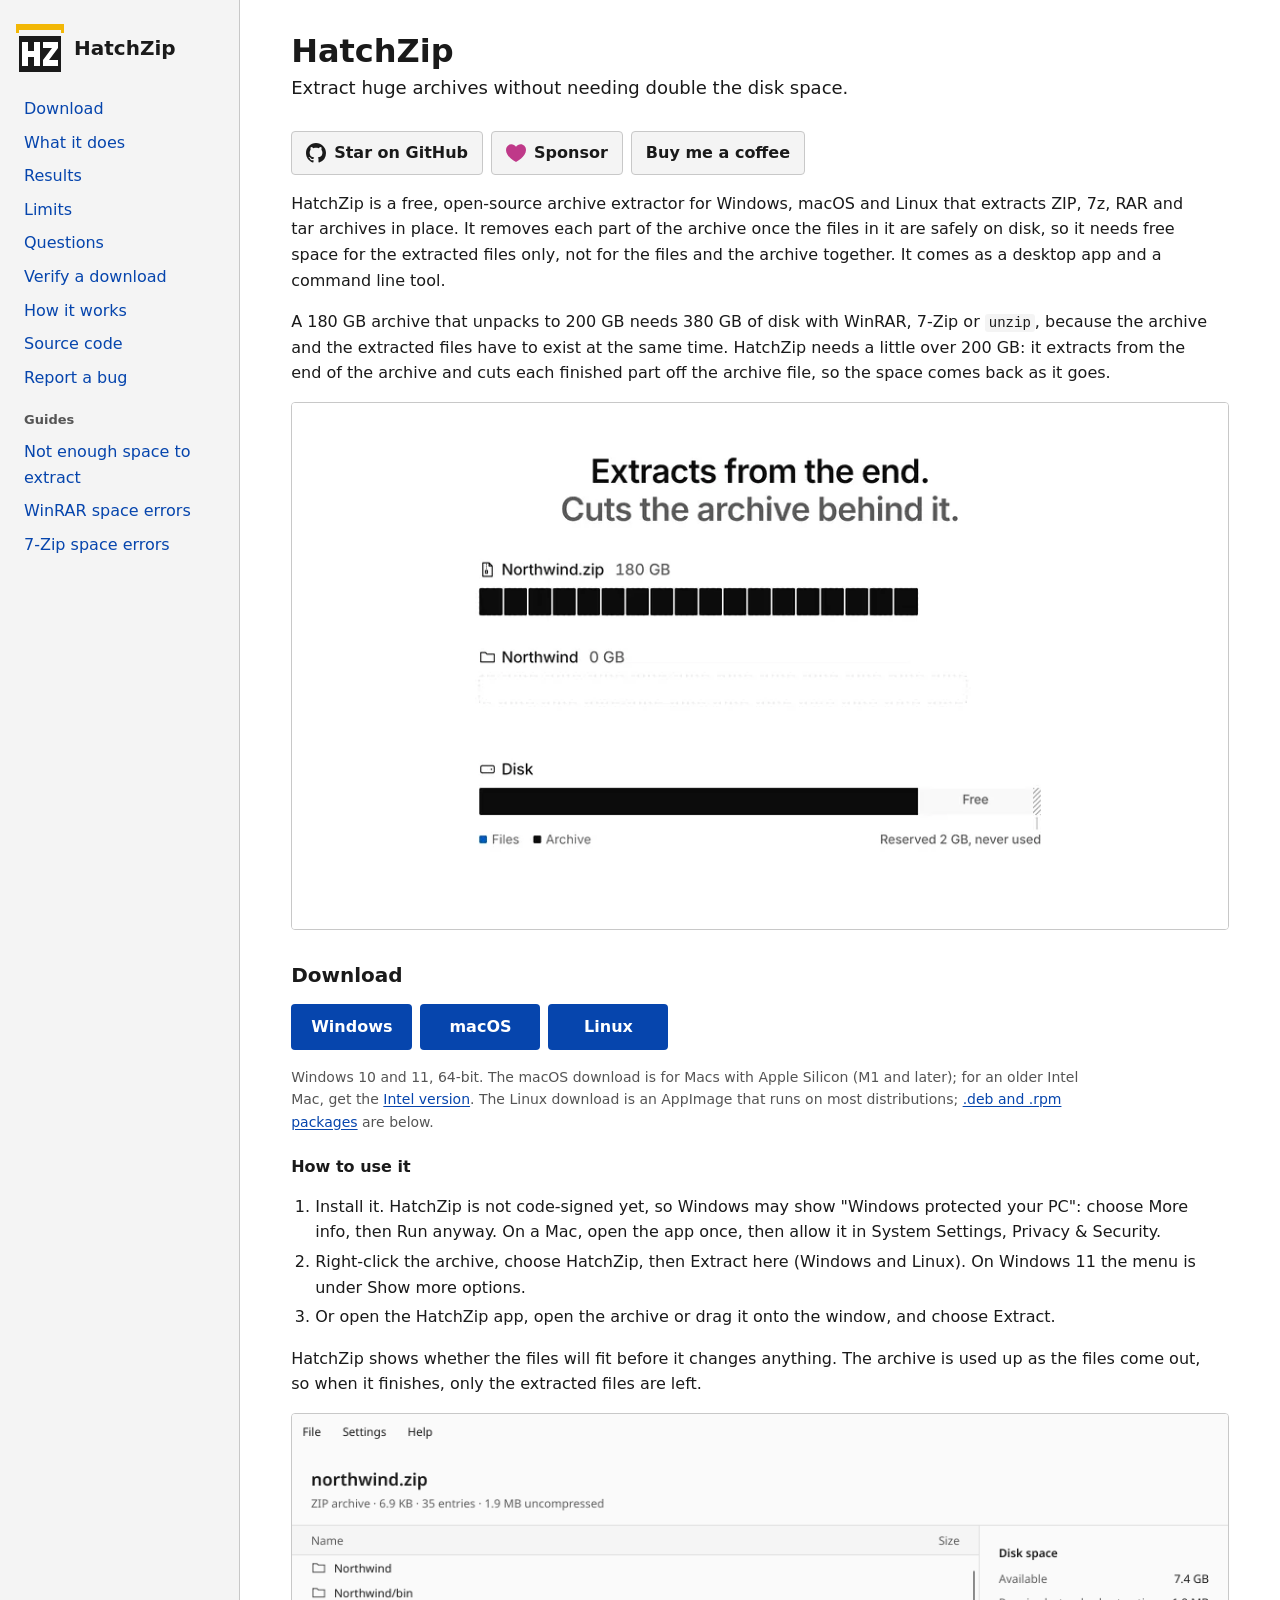
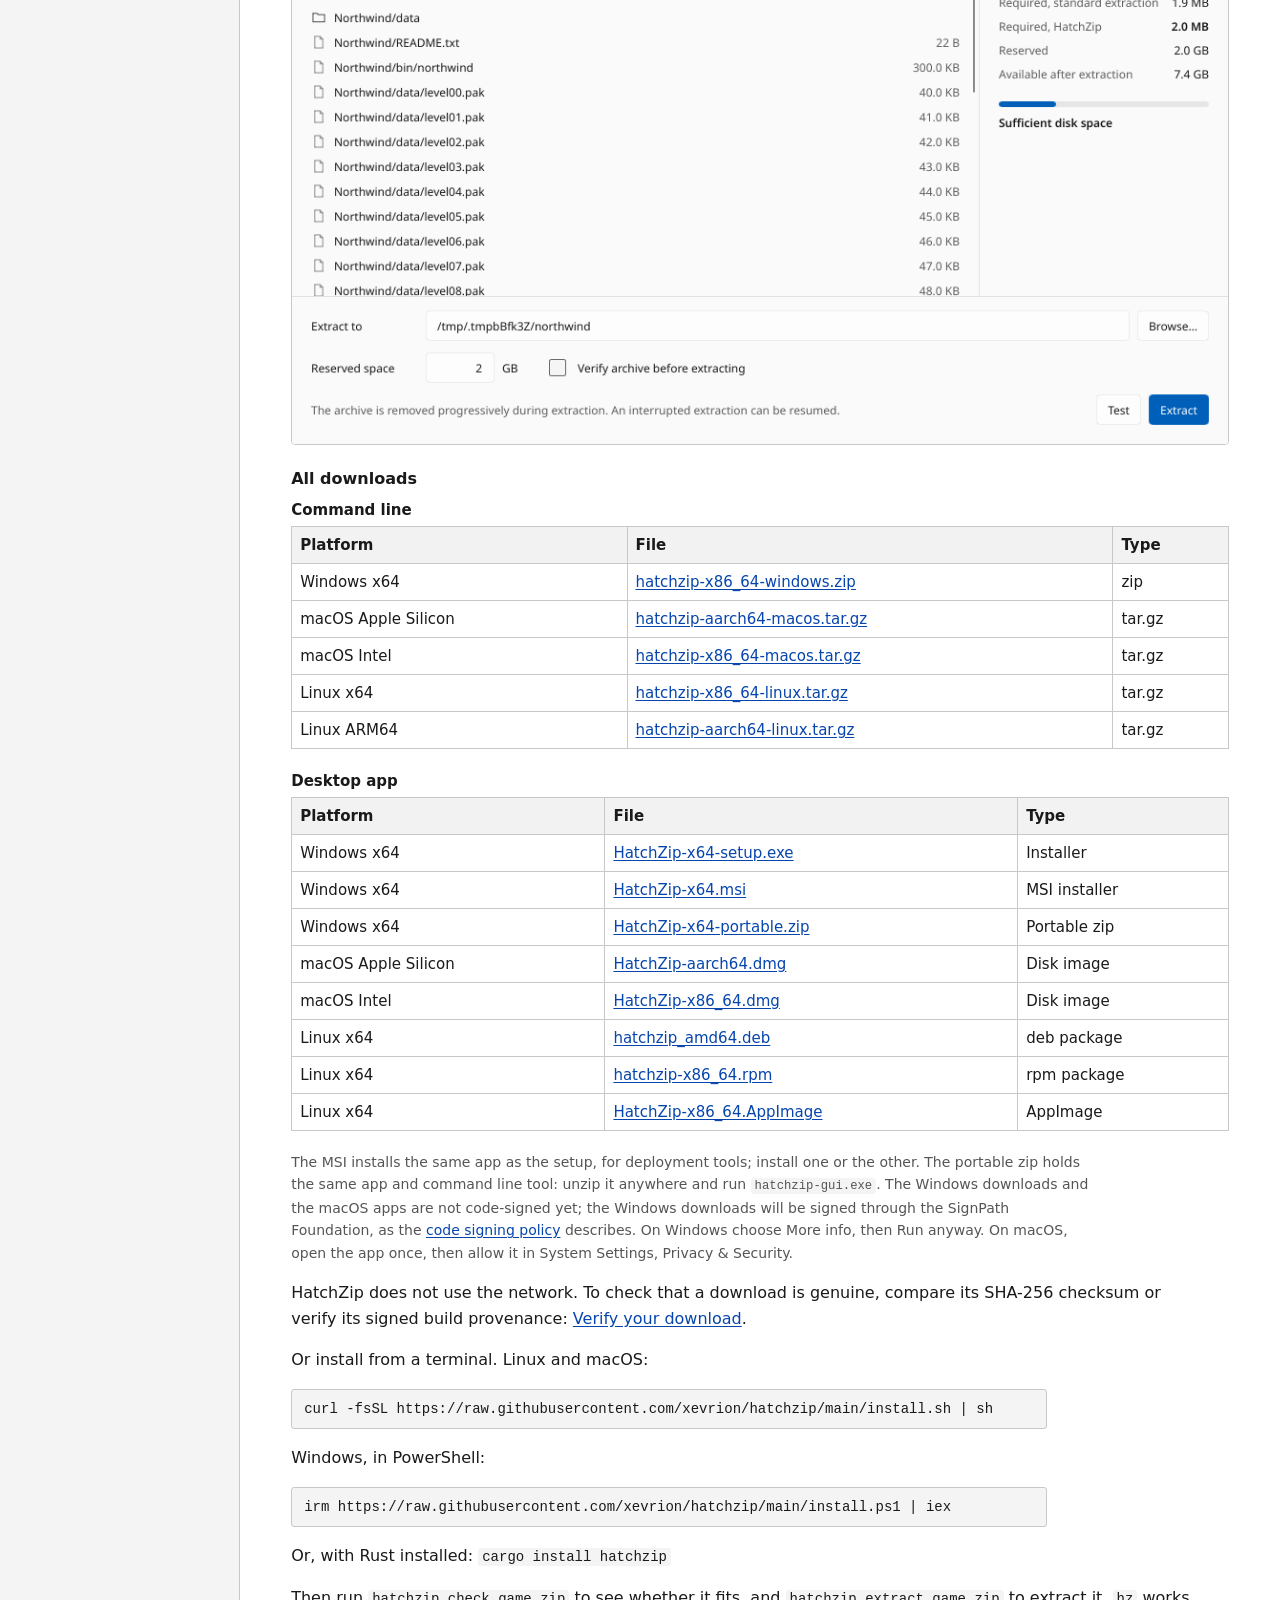
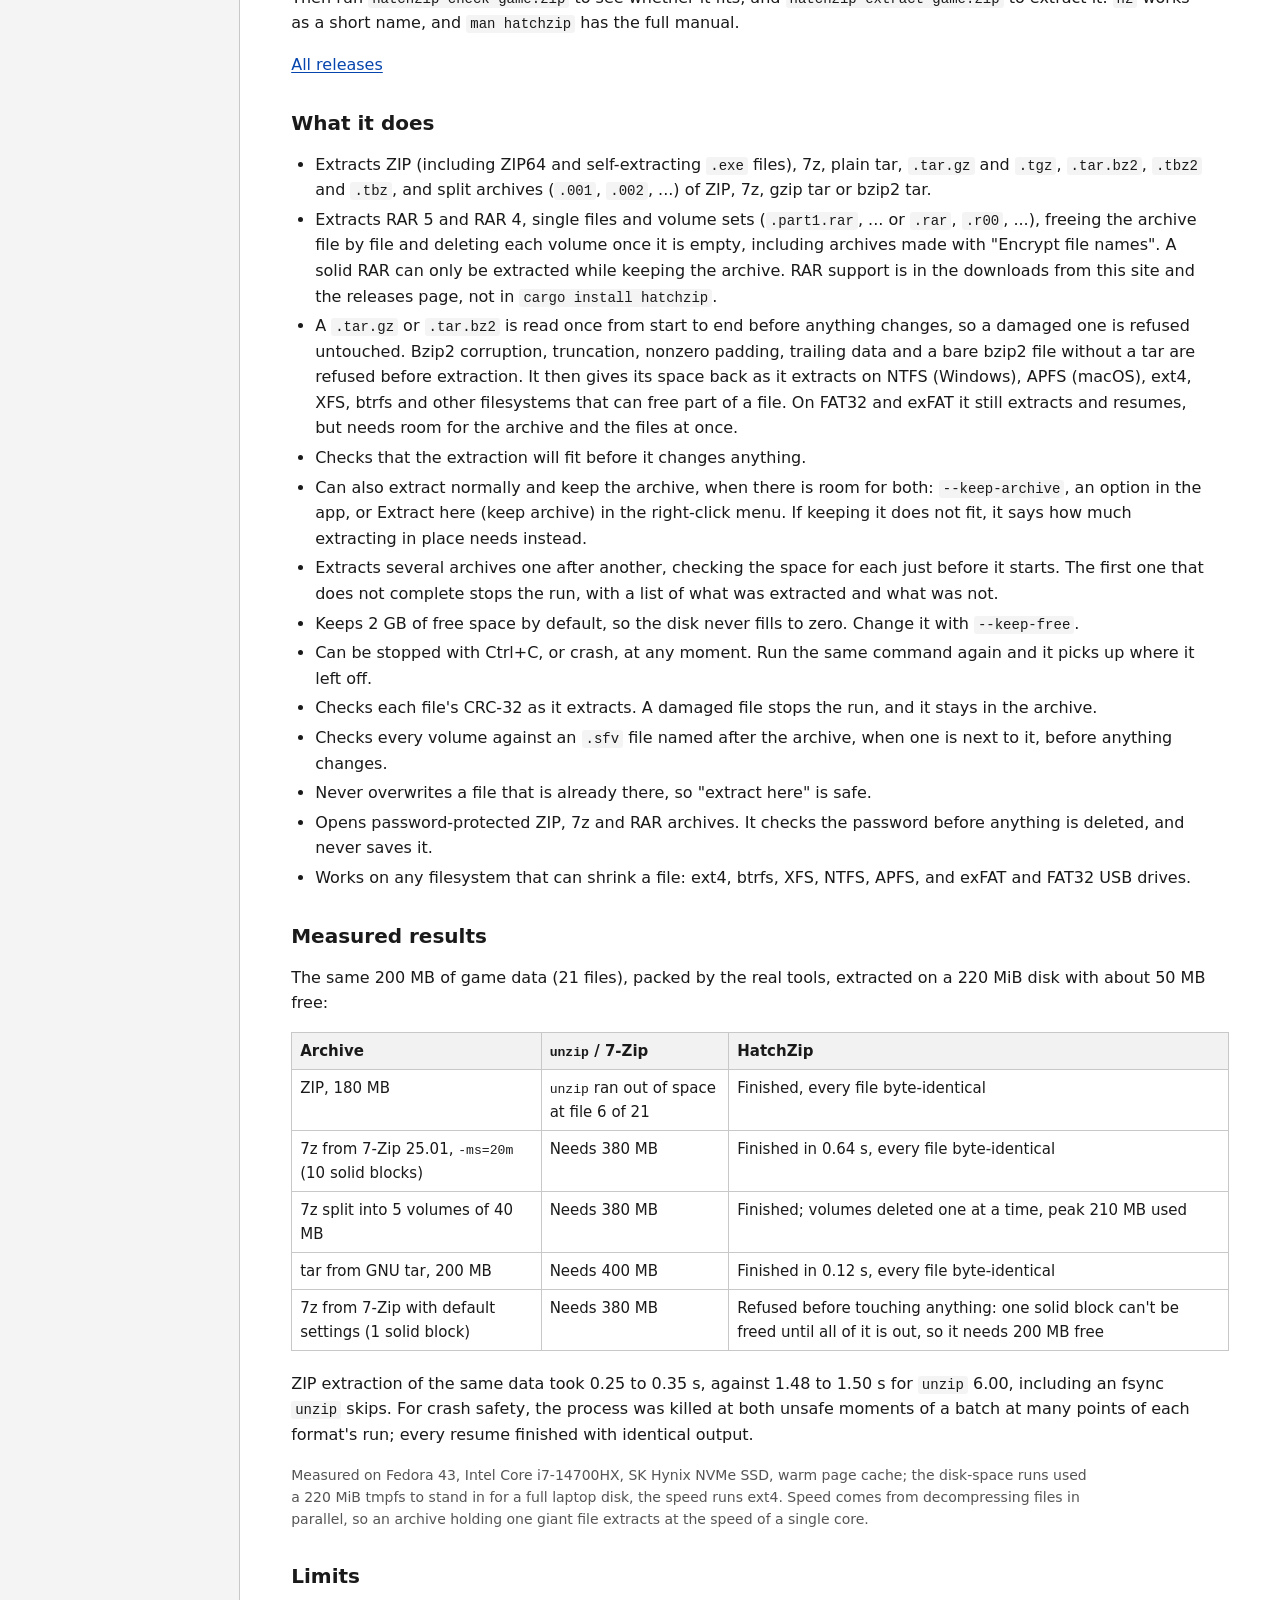
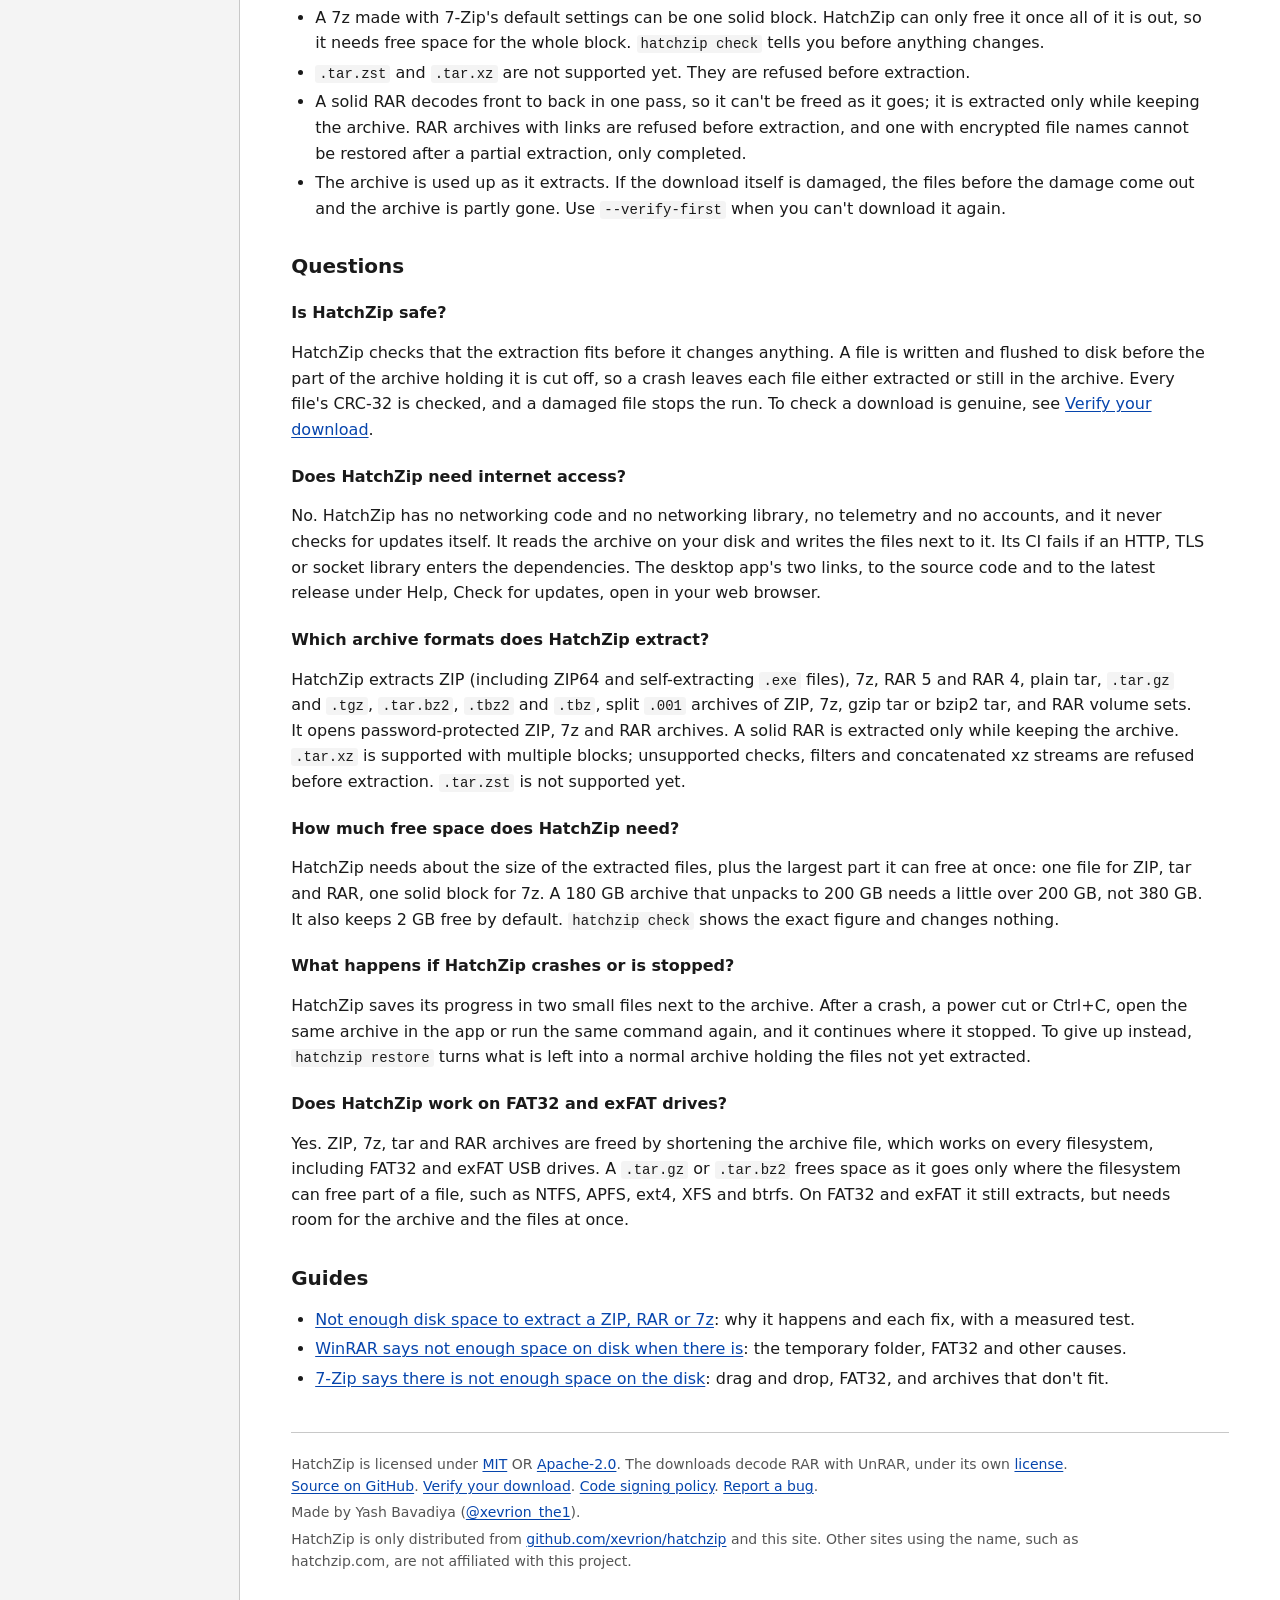
<file: site/index.html>
<!doctype html>
<html lang="en">
<head>
<meta charset="utf-8">
<meta name="viewport" content="width=device-width, initial-scale=1">
<meta http-equiv="Content-Security-Policy" content="default-src 'none'; style-src 'self'; img-src 'self'; base-uri 'none'; form-action 'none'">
<meta name="referrer" content="no-referrer">
<meta name="color-scheme" content="light dark">
<title>HatchZip: extract archives without double the disk space</title>
<meta name="description" content="HatchZip is a free, open-source extractor for ZIP, 7z, RAR and tar that works in place, so it needs free space for the files only, not the archive too.">
<link rel="canonical" href="https://hatchzip.dev/">
<link rel="me" href="https://github.com/xevrion">
<link rel="me" href="https://x.com/xevrion_the1">
<meta property="og:url" content="https://hatchzip.dev/">
<meta property="og:type" content="website">
<meta property="og:site_name" content="HatchZip">
<meta property="og:title" content="HatchZip: extract archives without double the disk space">
<meta property="og:description" content="A free, open-source archive extractor for Windows, macOS and Linux that extracts in place, so it needs free space for the files only.">
<meta property="og:image" content="https://hatchzip.dev/img/og.png">
<meta property="og:image:width" content="1200">
<meta property="og:image:height" content="630">
<meta property="og:image:alt" content="HatchZip: extract huge archives without double the disk space.">
<meta name="twitter:card" content="summary_large_image">
<link rel="alternate" type="text/plain" href="llms.txt" title="HatchZip for language models">
<script type="application/ld+json">
{"@context":"https://schema.org","@graph":[
{"@type":"WebSite","@id":"https://hatchzip.dev/#website","name":"HatchZip","alternateName":"hatchzip.dev","url":"https://hatchzip.dev/","inLanguage":"en"},
{"@type":"SoftwareApplication","@id":"https://hatchzip.dev/#software","name":"HatchZip","alternateName":"hatchzip","description":"A free, open-source archive extractor that extracts ZIP, 7z, RAR, tar and split archives in place, so it needs free space for the extracted files only, not for the files and the archive together.","applicationCategory":"UtilitiesApplication","applicationSubCategory":"Archive extractor","operatingSystem":"Windows 10, Windows 11, macOS, Linux","softwareVersion":"0.1.8","url":"https://hatchzip.dev/","downloadUrl":"https://github.com/xevrion/hatchzip/releases/latest","installUrl":"https://hatchzip.dev/#download","license":["https://github.com/xevrion/hatchzip/blob/main/LICENSE-MIT","https://github.com/xevrion/hatchzip/blob/main/LICENSE-APACHE"],"isAccessibleForFree":true,"offers":{"@type":"Offer","price":"0","priceCurrency":"USD"},"image":"https://hatchzip.dev/img/og.png","screenshot":"https://hatchzip.dev/img/app-light.png","author":{"@type":"Person","@id":"https://hatchzip.dev/#author","name":"Yash Bavadiya","url":"https://x.com/xevrion_the1","sameAs":["https://github.com/xevrion","https://x.com/xevrion_the1"]},"codeRepository":"https://github.com/xevrion/hatchzip","sameAs":["https://github.com/xevrion/hatchzip","https://crates.io/crates/hatchzip"]},
{"@type":"FAQPage","@id":"https://hatchzip.dev/#faq","mainEntity":[
{"@type":"Question","name":"Is HatchZip safe?","acceptedAnswer":{"@type":"Answer","text":"HatchZip checks that the extraction fits before it changes anything. A file is written and flushed to disk before the part of the archive holding it is cut off, so a crash leaves each file either extracted or still in the archive. Every file's CRC-32 is checked, and a damaged file stops the run. To check a download is genuine, see Verify your download."}},
{"@type":"Question","name":"Does HatchZip need internet access?","acceptedAnswer":{"@type":"Answer","text":"No. HatchZip has no networking code and no networking library, no telemetry and no accounts, and it never checks for updates itself. It reads the archive on your disk and writes the files next to it. Its CI fails if an HTTP, TLS or socket library enters the dependencies. The desktop app's two links, to the source code and to the latest release under Help, Check for updates, open in your web browser."}},
{"@type":"Question","name":"Which archive formats does HatchZip extract?","acceptedAnswer":{"@type":"Answer","text":"HatchZip extracts ZIP (including ZIP64 and self-extracting .exe files), 7z, RAR 5 and RAR 4, plain tar, .tar.gz and .tgz, .tar.bz2, .tbz2 and .tbz, split .001 archives of ZIP, 7z, gzip tar or bzip2 tar, and RAR volume sets. It opens password-protected ZIP, 7z and RAR archives. A solid RAR is extracted only while keeping the archive. .tar.xz is supported with multiple blocks; unsupported checks, filters and concatenated xz streams are refused before extraction. .tar.zst is not supported yet."}},
{"@type":"Question","name":"How much free space does HatchZip need?","acceptedAnswer":{"@type":"Answer","text":"HatchZip needs about the size of the extracted files, plus the largest part it can free at once: one file for ZIP, tar and RAR, one solid block for 7z. A 180 GB archive that unpacks to 200 GB needs a little over 200 GB, not 380 GB. It also keeps 2 GB free by default. hatchzip check shows the exact figure and changes nothing."}},
{"@type":"Question","name":"What happens if HatchZip crashes or is stopped?","acceptedAnswer":{"@type":"Answer","text":"HatchZip saves its progress in two small files next to the archive. After a crash, a power cut or Ctrl+C, open the same archive in the app or run the same command again, and it continues where it stopped. To give up instead, hatchzip restore turns what is left into a normal archive holding the files not yet extracted."}},
{"@type":"Question","name":"Does HatchZip work on FAT32 and exFAT drives?","acceptedAnswer":{"@type":"Answer","text":"Yes. ZIP, 7z, tar and RAR archives are freed by shortening the archive file, which works on every filesystem, including FAT32 and exFAT USB drives. A .tar.gz or .tar.bz2 frees space as it goes only where the filesystem can free part of a file, such as NTFS, APFS, ext4, XFS and btrfs. On FAT32 and exFAT it still extracts, but needs room for the archive and the files at once."}}
]}
]}
</script>
<link rel="icon" href="favicon.svg" type="image/svg+xml">
<link rel="stylesheet" href="style.css?v=6">
</head>
<body>
<div class="page">
<aside class="side">
<a class="brand" href="./"><img src="favicon.svg" alt="" width="48" height="48"><span>HatchZip</span></a>
<nav aria-label="On this page">
<ul>
<li><a href="#download">Download</a></li>
<li><a href="#features">What it does</a></li>
<li><a href="#results">Results</a></li>
<li><a href="#limits">Limits</a></li>
<li><a href="#faq">Questions</a></li>
<li><a href="verify.html">Verify a download</a></li>
<li><a href="https://github.com/xevrion/hatchzip/blob/main/docs/how-it-works.md">How it works</a></li>
<li><a href="https://github.com/xevrion/hatchzip">Source code</a></li>
<li><a href="https://github.com/xevrion/hatchzip/issues">Report a bug</a></li>
</ul>
<p class="label">Guides</p>
<ul>
<li><a href="not-enough-space-to-extract.html">Not enough space to extract</a></li>
<li><a href="winrar-not-enough-space.html">WinRAR space errors</a></li>
<li><a href="7zip-not-enough-space.html">7-Zip space errors</a></li>
</ul>
</nav>
</aside>

<div class="content">
<header class="top">
<div>
<h1>HatchZip</h1>
<p class="lead">Extract huge archives without needing double the disk space.</p>
</div>
<div class="links">
<a class="gh" href="https://github.com/xevrion/hatchzip"><svg viewBox="0 0 16 16" width="20" height="20" aria-hidden="true"><path fill="currentColor" d="M8 0C3.58 0 0 3.58 0 8c0 3.54 2.29 6.53 5.47 7.59.4.07.55-.17.55-.38 0-.19-.01-.82-.01-1.49-2.01.37-2.53-.49-2.69-.94-.09-.23-.48-.94-.82-1.13-.28-.15-.68-.52-.01-.53.63-.01 1.08.58 1.23.82.72 1.21 1.87.87 2.33.66.07-.52.28-.87.51-1.07-1.78-.2-3.64-.89-3.64-3.95 0-.87.31-1.59.82-2.15-.08-.2-.36-1.02.08-2.12 0 0 .67-.21 2.2.82.64-.18 1.32-.27 2-.27.68 0 1.36.09 2 .27 1.53-1.04 2.2-.82 2.2-.82.44 1.1.16 1.92.08 2.12.51.56.82 1.27.82 2.15 0 3.07-1.87 3.75-3.65 3.95.29.25.54.73.54 1.48 0 1.07-.01 1.93-.01 2.2 0 .21.15.46.55.38A8.013 8.013 0 0016 8c0-4.42-3.58-8-8-8z"/></svg><span>Star on GitHub</span></a>
<a class="gh" href="https://github.com/sponsors/xevrion"><svg viewBox="0 0 16 16" width="20" height="20" aria-hidden="true"><path fill="#bf3989" d="M7.655 14.916v-.001h-.002l-.006-.003-.018-.01a22.066 22.066 0 0 1-3.744-2.584C2.045 10.731 0 8.35 0 5.5 0 2.836 2.086 1 4.25 1 5.797 1 7.153 1.802 8 3.02 8.847 1.802 10.203 1 11.75 1 13.914 1 16 2.836 16 5.5c0 2.85-2.044 5.231-3.886 6.818a22.094 22.094 0 0 1-3.433 2.414 7.152 7.152 0 0 1-.31.17l-.018.01-.008.004a.75.75 0 0 1-.69 0Z"/></svg><span>Sponsor</span></a>
<a class="gh" href="https://buymeacoffee.com/xevrion"><span>Buy me a coffee</span></a>
</div>
</header>
<main>
<p>HatchZip is a free, open-source archive extractor for Windows, macOS and Linux that extracts ZIP, 7z, RAR and tar archives in place. It removes each part of the archive once the files in it are safely on disk, so it needs free space for the extracted files only, not for the files and the archive together. It comes as a desktop app and a command line tool.</p>
<p>A 180 GB archive that unpacks to 200 GB needs 380 GB of disk with WinRAR, 7-Zip or <code>unzip</code>, because the archive and the extracted files have to exist at the same time. HatchZip needs a little over 200 GB: it extracts from the end of the archive and cuts each finished part off the archive file, so the space comes back as it goes.</p>
<img class="shot" src="img/how.webp" width="960" height="540" alt="An animation: HatchZip extracts the last part of the archive into the folder, then cuts that part off the archive, so the disk never holds the archive and all the files at once.">

<section aria-labelledby="download">
<h2 id="download">Download</h2>
<p class="gets">
<a class="get" href="https://github.com/xevrion/hatchzip/releases/latest/download/HatchZip-x64-setup.exe">Windows</a>
<a class="get" href="https://github.com/xevrion/hatchzip/releases/latest/download/HatchZip-aarch64.dmg">macOS</a>
<a class="get" href="https://github.com/xevrion/hatchzip/releases/latest/download/HatchZip-x86_64.AppImage">Linux</a>
</p>
<p class="note">Windows 10 and 11, 64-bit. The macOS download is for Macs with Apple Silicon (M1 and later); for an older Intel Mac, get the <a href="https://github.com/xevrion/hatchzip/releases/latest/download/HatchZip-x86_64.dmg">Intel version</a>. The Linux download is an AppImage that runs on most distributions; <a href="#all-downloads">.deb and .rpm packages</a> are below.</p>

<h3>How to use it</h3>
<ol>
<li>Install it. HatchZip is not code-signed yet, so Windows may show "Windows protected your PC": choose More info, then Run anyway. On a Mac, open the app once, then allow it in System Settings, Privacy &amp; Security.</li>
<li>Right-click the archive, choose HatchZip, then Extract here (Windows and Linux). On Windows 11 the menu is under Show more options.</li>
<li>Or open the HatchZip app, open the archive or drag it onto the window, and choose Extract.</li>
</ol>
<p>HatchZip shows whether the files will fit before it changes anything. The archive is used up as the files come out, so when it finishes, only the extracted files are left.</p>
<picture>
<source srcset="img/app-dark.png" media="(prefers-color-scheme: dark)">
<img class="shot" src="img/app-light.png" width="980" height="660" alt="The HatchZip window with an archive open: the list of files on the left, and on the right the disk space it needs, compared with a standard extraction.">
</picture>

<h3 id="all-downloads">All downloads</h3>
<table class="stack">
<caption>Command line</caption>
<thead>
<tr><th scope="col">Platform</th><th scope="col">File</th><th scope="col">Type</th></tr>
</thead>
<tbody>
<tr><th scope="row">Windows x64</th><td data-label="File"><a href="https://github.com/xevrion/hatchzip/releases/latest/download/hatchzip-x86_64-windows.zip">hatchzip-x86_64-windows.zip</a></td><td data-label="Type">zip</td></tr>
<tr><th scope="row">macOS Apple Silicon</th><td data-label="File"><a href="https://github.com/xevrion/hatchzip/releases/latest/download/hatchzip-aarch64-macos.tar.gz">hatchzip-aarch64-macos.tar.gz</a></td><td data-label="Type">tar.gz</td></tr>
<tr><th scope="row">macOS Intel</th><td data-label="File"><a href="https://github.com/xevrion/hatchzip/releases/latest/download/hatchzip-x86_64-macos.tar.gz">hatchzip-x86_64-macos.tar.gz</a></td><td data-label="Type">tar.gz</td></tr>
<tr><th scope="row">Linux x64</th><td data-label="File"><a href="https://github.com/xevrion/hatchzip/releases/latest/download/hatchzip-x86_64-linux.tar.gz">hatchzip-x86_64-linux.tar.gz</a></td><td data-label="Type">tar.gz</td></tr>
<tr><th scope="row">Linux ARM64</th><td data-label="File"><a href="https://github.com/xevrion/hatchzip/releases/latest/download/hatchzip-aarch64-linux.tar.gz">hatchzip-aarch64-linux.tar.gz</a></td><td data-label="Type">tar.gz</td></tr>
</tbody>
</table>

<table class="stack">
<caption>Desktop app</caption>
<thead>
<tr><th scope="col">Platform</th><th scope="col">File</th><th scope="col">Type</th></tr>
</thead>
<tbody>
<tr><th scope="row">Windows x64</th><td data-label="File"><a href="https://github.com/xevrion/hatchzip/releases/latest/download/HatchZip-x64-setup.exe">HatchZip-x64-setup.exe</a></td><td data-label="Type">Installer</td></tr>
<tr><th scope="row">Windows x64</th><td data-label="File"><a href="https://github.com/xevrion/hatchzip/releases/latest/download/HatchZip-x64.msi">HatchZip-x64.msi</a></td><td data-label="Type">MSI installer</td></tr>
<tr><th scope="row">Windows x64</th><td data-label="File"><a href="https://github.com/xevrion/hatchzip/releases/latest/download/HatchZip-x64-portable.zip">HatchZip-x64-portable.zip</a></td><td data-label="Type">Portable zip</td></tr>
<tr><th scope="row">macOS Apple Silicon</th><td data-label="File"><a href="https://github.com/xevrion/hatchzip/releases/latest/download/HatchZip-aarch64.dmg">HatchZip-aarch64.dmg</a></td><td data-label="Type">Disk image</td></tr>
<tr><th scope="row">macOS Intel</th><td data-label="File"><a href="https://github.com/xevrion/hatchzip/releases/latest/download/HatchZip-x86_64.dmg">HatchZip-x86_64.dmg</a></td><td data-label="Type">Disk image</td></tr>
<tr><th scope="row">Linux x64</th><td data-label="File"><a href="https://github.com/xevrion/hatchzip/releases/latest/download/hatchzip_amd64.deb">hatchzip_amd64.deb</a></td><td data-label="Type">deb package</td></tr>
<tr><th scope="row">Linux x64</th><td data-label="File"><a href="https://github.com/xevrion/hatchzip/releases/latest/download/hatchzip-x86_64.rpm">hatchzip-x86_64.rpm</a></td><td data-label="Type">rpm package</td></tr>
<tr><th scope="row">Linux x64</th><td data-label="File"><a href="https://github.com/xevrion/hatchzip/releases/latest/download/HatchZip-x86_64.AppImage">HatchZip-x86_64.AppImage</a></td><td data-label="Type">AppImage</td></tr>
</tbody>
</table>
<p class="note">The MSI installs the same app as the setup, for deployment tools; install one or the other. The portable zip holds the same app and command line tool: unzip it anywhere and run <code>hatchzip-gui.exe</code>. The Windows downloads and the macOS apps are not code-signed yet; the Windows downloads will be signed through the SignPath Foundation, as the <a href="code-signing.html">code signing policy</a> describes. On Windows choose More info, then Run anyway. On macOS, open the app once, then allow it in System Settings, Privacy &amp; Security.</p>
<p>HatchZip does not use the network. To check that a download is genuine, compare its SHA-256 checksum or verify its signed build provenance: <a href="verify.html">Verify your download</a>.</p>

<p>Or install from a terminal. Linux and macOS:</p>
<pre><code>curl -fsSL https://raw.githubusercontent.com/xevrion/hatchzip/main/install.sh | sh</code></pre>
<p>Windows, in PowerShell:</p>
<pre><code>irm https://raw.githubusercontent.com/xevrion/hatchzip/main/install.ps1 | iex</code></pre>
<p>Or, with Rust installed: <code>cargo install hatchzip</code></p>
<p>Then run <code>hatchzip check game.zip</code> to see whether it fits, and <code>hatchzip extract game.zip</code> to extract it. <code>hz</code> works as a short name, and <code>man hatchzip</code> has the full manual.</p>
<p><a href="https://github.com/xevrion/hatchzip/releases">All releases</a></p>
</section>

<section aria-labelledby="features">
<h2 id="features">What it does</h2>
<ul>
<li>Extracts ZIP (including ZIP64 and self-extracting <code>.exe</code> files), 7z, plain tar, <code>.tar.gz</code> and <code>.tgz</code>, <code>.tar.bz2</code>, <code>.tbz2</code> and <code>.tbz</code>, and split archives (<code>.001</code>, <code>.002</code>, ...) of ZIP, 7z, gzip tar or bzip2 tar.</li>
<li>Extracts RAR 5 and RAR 4, single files and volume sets (<code>.part1.rar</code>, ... or <code>.rar</code>, <code>.r00</code>, ...), freeing the archive file by file and deleting each volume once it is empty, including archives made with "Encrypt file names". A solid RAR can only be extracted while keeping the archive. RAR support is in the downloads from this site and the releases page, not in <code>cargo install hatchzip</code>.</li>
<li>A <code>.tar.gz</code> or <code>.tar.bz2</code> is read once from start to end before anything changes, so a damaged one is refused untouched. Bzip2 corruption, truncation, nonzero padding, trailing data and a bare bzip2 file without a tar are refused before extraction. It then gives its space back as it extracts on NTFS (Windows), APFS (macOS), ext4, XFS, btrfs and other filesystems that can free part of a file. On FAT32 and exFAT it still extracts and resumes, but needs room for the archive and the files at once.</li>
<li>Checks that the extraction will fit before it changes anything.</li>
<li>Can also extract normally and keep the archive, when there is room for both: <code>--keep-archive</code>, an option in the app, or Extract here (keep archive) in the right-click menu. If keeping it does not fit, it says how much extracting in place needs instead.</li>
<li>Extracts several archives one after another, checking the space for each just before it starts. The first one that does not complete stops the run, with a list of what was extracted and what was not.</li>
<li>Keeps 2 GB of free space by default, so the disk never fills to zero. Change it with <code>--keep-free</code>.</li>
<li>Can be stopped with Ctrl+C, or crash, at any moment. Run the same command again and it picks up where it left off.</li>
<li>Checks each file's CRC-32 as it extracts. A damaged file stops the run, and it stays in the archive.</li>
<li>Checks every volume against an <code>.sfv</code> file named after the archive, when one is next to it, before anything changes.</li>
<li>Never overwrites a file that is already there, so "extract here" is safe.</li>
<li>Opens password-protected ZIP, 7z and RAR archives. It checks the password before anything is deleted, and never saves it.</li>
<li>Works on any filesystem that can shrink a file: ext4, btrfs, XFS, NTFS, APFS, and exFAT and FAT32 USB drives.</li>
</ul>
</section>

<section aria-labelledby="results">
<h2 id="results">Measured results</h2>
<p>The same 200 MB of game data (21 files), packed by the real tools, extracted on a 220 MiB disk with about 50 MB free:</p>
<table class="stack">
<thead>
<tr><th scope="col">Archive</th><th scope="col"><code>unzip</code> / <span class="nw">7-Zip</span></th><th scope="col">HatchZip</th></tr>
</thead>
<tbody>
<tr><th scope="row">ZIP, 180 MB</th><td data-label="unzip / 7-Zip"><code>unzip</code> ran out of space at file 6 of 21</td><td data-label="HatchZip">Finished, every file byte-identical</td></tr>
<tr><th scope="row">7z from <span class="nw">7-Zip</span> 25.01, <code>-ms=20m</code> (10 solid blocks)</th><td data-label="unzip / 7-Zip">Needs 380 MB</td><td data-label="HatchZip">Finished in 0.64 s, every file byte-identical</td></tr>
<tr><th scope="row">7z split into 5 volumes of 40 MB</th><td data-label="unzip / 7-Zip">Needs 380 MB</td><td data-label="HatchZip">Finished; volumes deleted one at a time, peak 210 MB used</td></tr>
<tr><th scope="row">tar from GNU tar, 200 MB</th><td data-label="unzip / 7-Zip">Needs 400 MB</td><td data-label="HatchZip">Finished in 0.12 s, every file byte-identical</td></tr>
<tr><th scope="row">7z from <span class="nw">7-Zip</span> with default settings (1 solid block)</th><td data-label="unzip / 7-Zip">Needs 380 MB</td><td data-label="HatchZip">Refused before touching anything: one solid block can't be freed until all of it is out, so it needs 200 MB free</td></tr>
</tbody>
</table>
<p>ZIP extraction of the same data took 0.25 to 0.35 s, against 1.48 to 1.50 s for <code>unzip</code> 6.00, including an fsync <code>unzip</code> skips. For crash safety, the process was killed at both unsafe moments of a batch at many points of each format's run; every resume finished with identical output.</p>
<p class="note">Measured on Fedora 43, Intel Core i7-14700HX, SK Hynix NVMe SSD, warm page cache; the disk-space runs used a 220 MiB tmpfs to stand in for a full laptop disk, the speed runs ext4. Speed comes from decompressing files in parallel, so an archive holding one giant file extracts at the speed of a single core.</p>
</section>

<section aria-labelledby="limits">
<h2 id="limits">Limits</h2>
<ul>
<li>A 7z made with 7-Zip's default settings can be one solid block. HatchZip can only free it once all of it is out, so it needs free space for the whole block. <code>hatchzip check</code> tells you before anything changes.</li>
<li><code>.tar.zst</code> and <code>.tar.xz</code> are not supported yet. They are refused before extraction.</li>
<li>A solid RAR decodes front to back in one pass, so it can't be freed as it goes; it is extracted only while keeping the archive. RAR archives with links are refused before extraction, and one with encrypted file names cannot be restored after a partial extraction, only completed.</li>
<li>The archive is used up as it extracts. If the download itself is damaged, the files before the damage come out and the archive is partly gone. Use <code>--verify-first</code> when you can't download it again.</li>
</ul>
</section>

<section aria-labelledby="faq">
<h2 id="faq">Questions</h2>
<h3>Is HatchZip safe?</h3>
<p>HatchZip checks that the extraction fits before it changes anything. A file is written and flushed to disk before the part of the archive holding it is cut off, so a crash leaves each file either extracted or still in the archive. Every file's CRC-32 is checked, and a damaged file stops the run. To check a download is genuine, see <a href="verify.html">Verify your download</a>.</p>
<h3>Does HatchZip need internet access?</h3>
<p>No. HatchZip has no networking code and no networking library, no telemetry and no accounts, and it never checks for updates itself. It reads the archive on your disk and writes the files next to it. Its CI fails if an HTTP, TLS or socket library enters the dependencies. The desktop app's two links, to the source code and to the latest release under Help, Check for updates, open in your web browser.</p>
<h3>Which archive formats does HatchZip extract?</h3>
<p>HatchZip extracts ZIP (including ZIP64 and self-extracting <code>.exe</code> files), 7z, RAR 5 and RAR 4, plain tar, <code>.tar.gz</code> and <code>.tgz</code>, <code>.tar.bz2</code>, <code>.tbz2</code> and <code>.tbz</code>, split <code>.001</code> archives of ZIP, 7z, gzip tar or bzip2 tar, and RAR volume sets. It opens password-protected ZIP, 7z and RAR archives. A solid RAR is extracted only while keeping the archive. <code>.tar.xz</code> is supported with multiple blocks; unsupported checks, filters and concatenated xz streams are refused before extraction. <code>.tar.zst</code> is not supported yet.</p>
<h3>How much free space does HatchZip need?</h3>
<p>HatchZip needs about the size of the extracted files, plus the largest part it can free at once: one file for ZIP, tar and RAR, one solid block for 7z. A 180 GB archive that unpacks to 200 GB needs a little over 200 GB, not 380 GB. It also keeps 2 GB free by default. <code>hatchzip check</code> shows the exact figure and changes nothing.</p>
<h3>What happens if HatchZip crashes or is stopped?</h3>
<p>HatchZip saves its progress in two small files next to the archive. After a crash, a power cut or Ctrl+C, open the same archive in the app or run the same command again, and it continues where it stopped. To give up instead, <code>hatchzip restore</code> turns what is left into a normal archive holding the files not yet extracted.</p>
<h3>Does HatchZip work on FAT32 and exFAT drives?</h3>
<p>Yes. ZIP, 7z, tar and RAR archives are freed by shortening the archive file, which works on every filesystem, including FAT32 and exFAT USB drives. A <code>.tar.gz</code> or <code>.tar.bz2</code> frees space as it goes only where the filesystem can free part of a file, such as NTFS, APFS, ext4, XFS and btrfs. On FAT32 and exFAT it still extracts, but needs room for the archive and the files at once.</p>
</section>

<section aria-labelledby="guides">
<h2 id="guides">Guides</h2>
<ul>
<li><a href="not-enough-space-to-extract.html">Not enough disk space to extract a ZIP, RAR or 7z</a>: why it happens and each fix, with a measured test.</li>
<li><a href="winrar-not-enough-space.html">WinRAR says not enough space on disk when there is</a>: the temporary folder, FAT32 and other causes.</li>
<li><a href="7zip-not-enough-space.html">7-Zip says there is not enough space on the disk</a>: drag and drop, FAT32, and archives that don't fit.</li>
</ul>
</section>
</main>

<footer>
<p>HatchZip is licensed under <a href="https://github.com/xevrion/hatchzip/blob/main/LICENSE-MIT">MIT</a> OR <a href="https://github.com/xevrion/hatchzip/blob/main/LICENSE-APACHE">Apache-2.0</a>. The downloads decode RAR with UnRAR, under its own <a href="https://github.com/xevrion/hatchzip/blob/main/LICENSE-UNRAR">license</a>. <a href="https://github.com/xevrion/hatchzip">Source on GitHub</a>. <a href="verify.html">Verify your download</a>. <a href="code-signing.html">Code signing policy</a>. <a href="https://github.com/xevrion/hatchzip/issues">Report a bug</a>.</p>
<p>Made by Yash Bavadiya (<a href="https://x.com/xevrion_the1">@xevrion_the1</a>).</p>
<p>HatchZip is only distributed from <a href="https://github.com/xevrion/hatchzip/releases">github.com/xevrion/hatchzip</a> and this site. Other sites using the name, such as hatchzip.com, are not affiliated with this project.</p>
</footer>
</div>
</div>
</body>
</html>
</file>
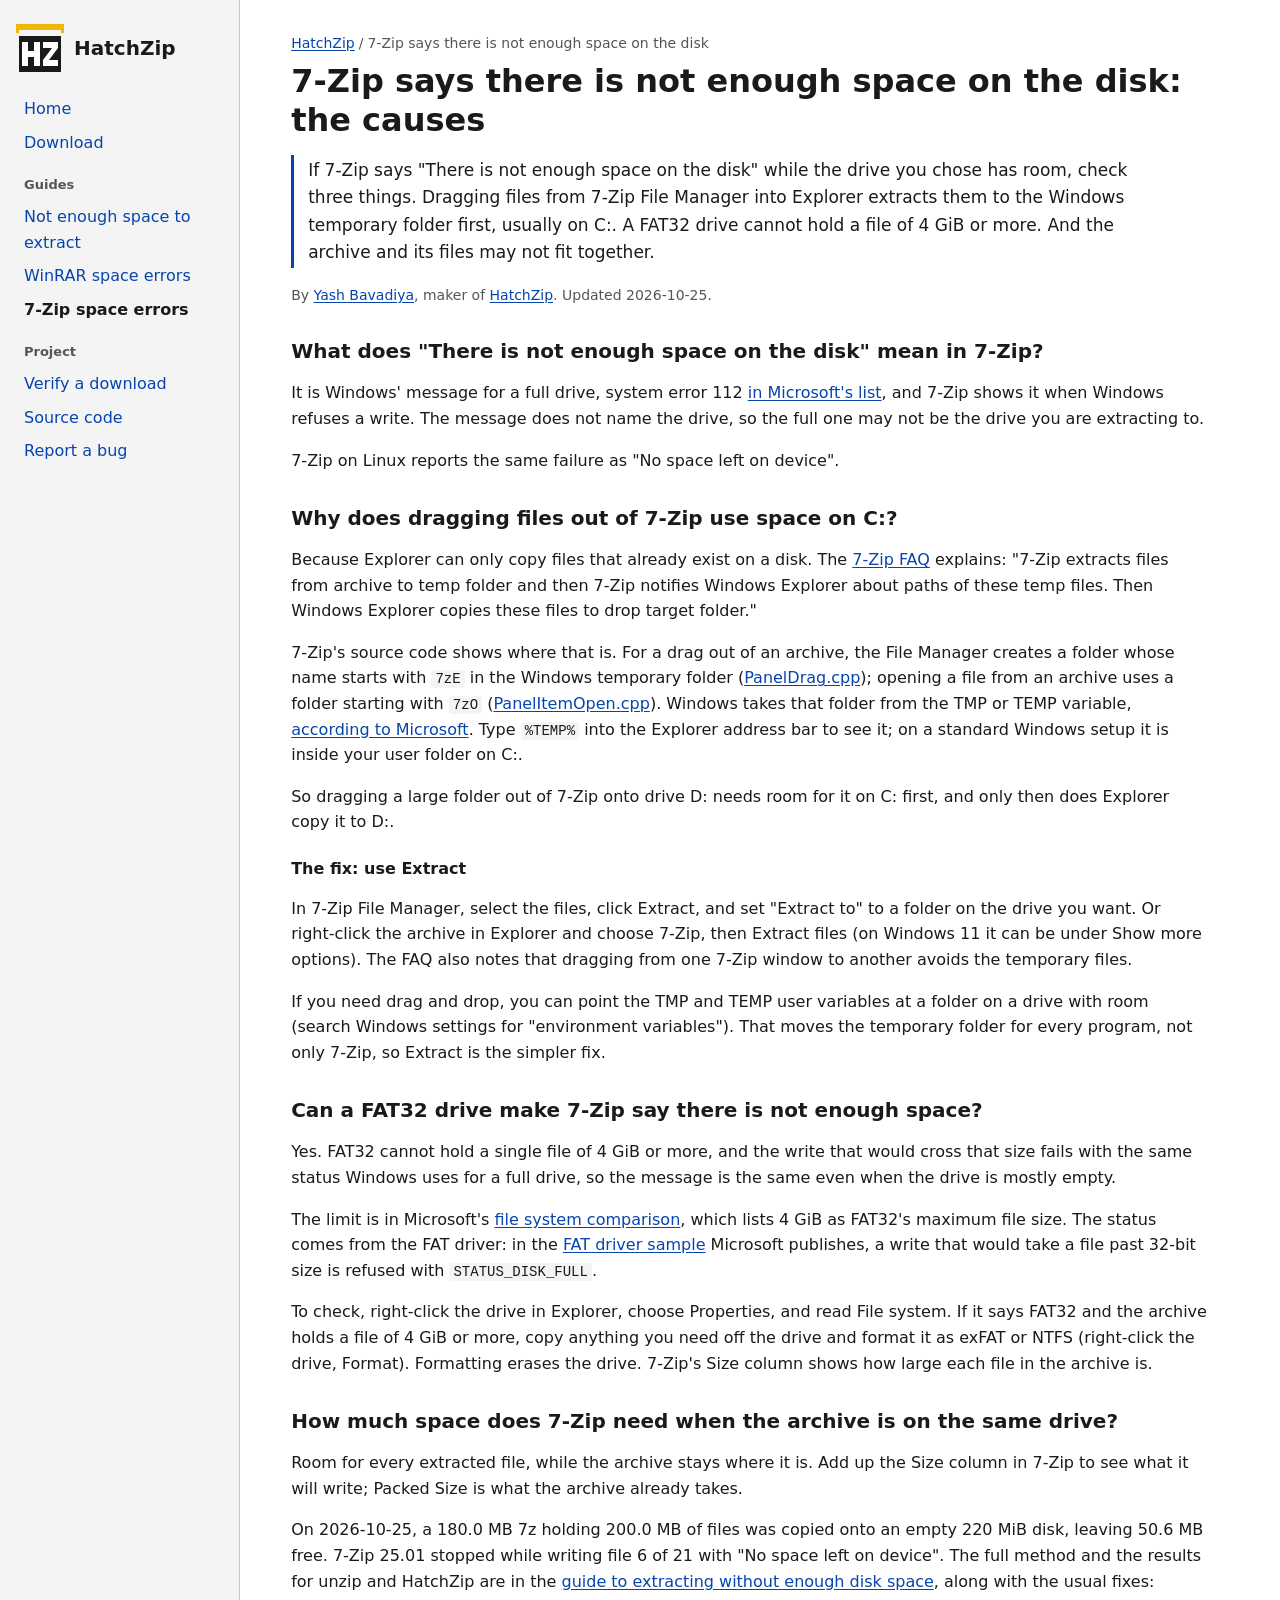
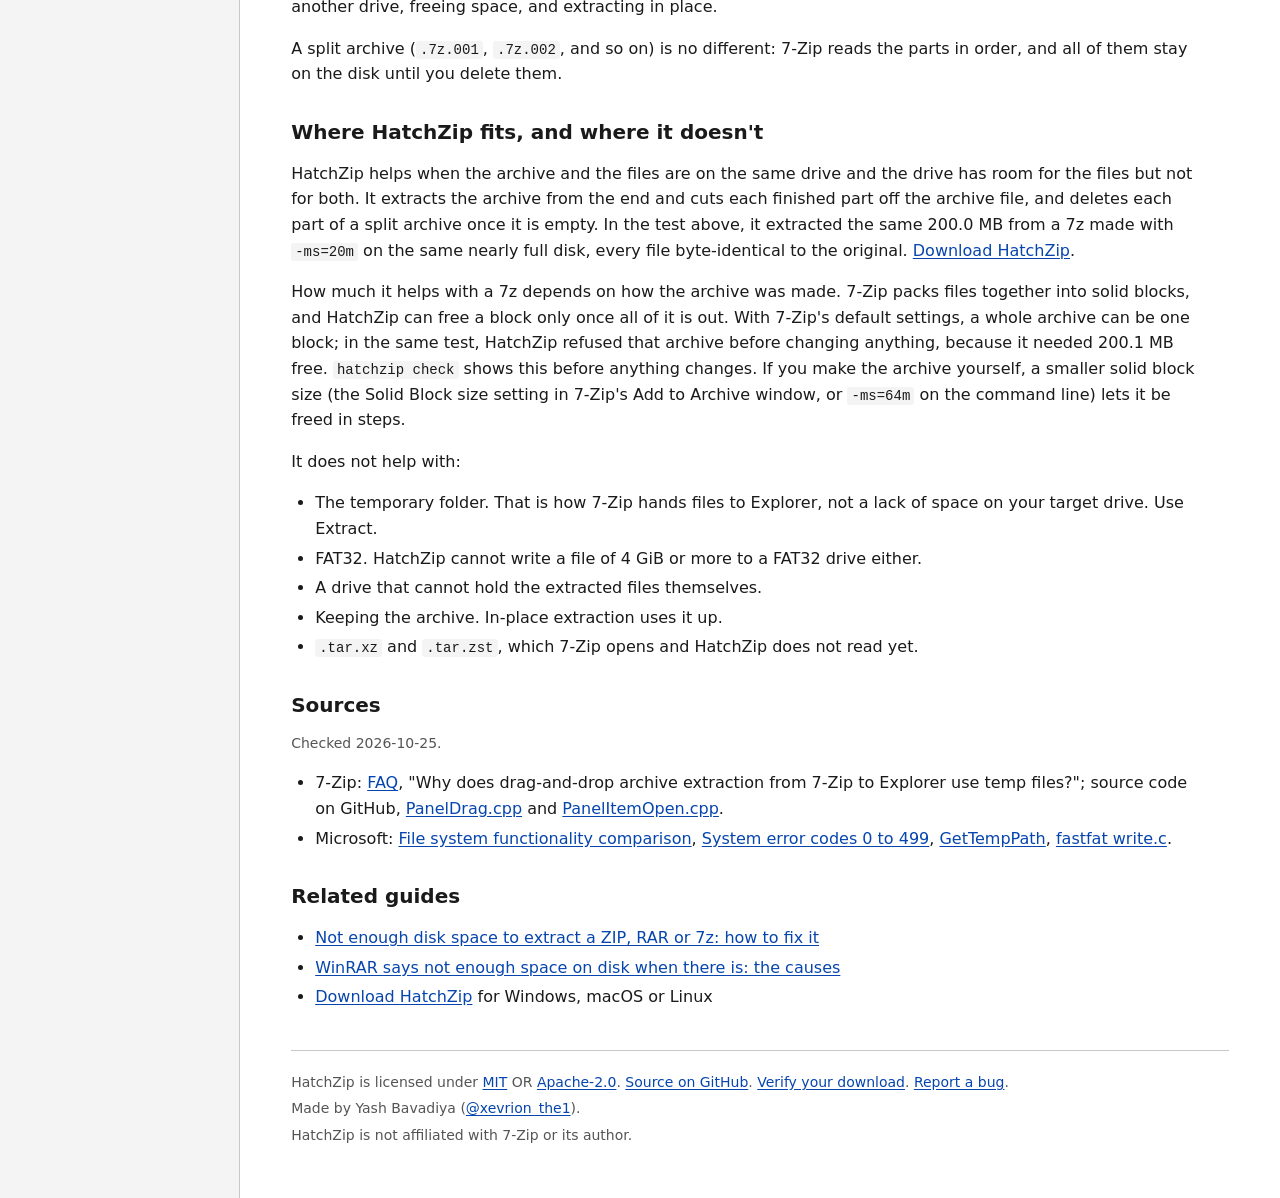
<file: site/7zip-not-enough-space.html>
<!doctype html>
<html lang="en">
<head>
<meta charset="utf-8">
<meta name="viewport" content="width=device-width, initial-scale=1">
<meta http-equiv="Content-Security-Policy" content="default-src 'none'; style-src 'self'; img-src 'self'; base-uri 'none'; form-action 'none'">
<meta name="referrer" content="no-referrer">
<meta name="color-scheme" content="light dark">
<title>7-Zip not enough space on disk: causes and fixes</title>
<meta name="description" content="Why 7-Zip says there is not enough space on the disk: drag and drop through the Windows temp folder, the FAT32 4 GiB file limit, or an archive and files that don't fit together. With a measured test.">
<link rel="canonical" href="https://hatchzip.dev/7zip-not-enough-space.html">
<meta property="og:url" content="https://hatchzip.dev/7zip-not-enough-space.html">
<meta property="og:type" content="article">
<meta property="og:title" content="7-Zip says there is not enough space on the disk: the causes">
<meta property="og:description" content="Drag and drop through the temp folder, FAT32's 4 GiB file limit, or an archive and files that don't fit together: how to tell which, and the fix for each.">
<meta property="og:image" content="https://hatchzip.dev/img/og.png">
<meta property="og:image:width" content="1200">
<meta property="og:image:height" content="630">
<meta property="og:image:alt" content="HatchZip: extract huge archives without double the disk space.">
<meta property="article:published_time" content="2026-10-25">
<meta property="article:modified_time" content="2026-10-25">
<meta name="twitter:card" content="summary_large_image">
<script type="application/ld+json">
{"@context":"https://schema.org","@graph":[{"@type":"Article","headline":"7-Zip says there is not enough space on the disk: the causes","description":"Drag and drop through the temp folder, FAT32's 4 GiB file limit, or an archive and files that don't fit together: how to tell which, and the fix for each.","image":"https://hatchzip.dev/img/og.png","datePublished":"2026-10-25","dateModified":"2026-10-25","inLanguage":"en","mainEntityOfPage":"https://hatchzip.dev/7zip-not-enough-space.html","author":{"@type":"Person","name":"Yash Bavadiya","url":"https://x.com/xevrion_the1","sameAs":["https://github.com/xevrion"]},"publisher":{"@type":"Person","name":"Yash Bavadiya","url":"https://x.com/xevrion_the1"}},{"@type":"BreadcrumbList","itemListElement":[{"@type":"ListItem","position":1,"name":"HatchZip","item":"https://hatchzip.dev/"},{"@type":"ListItem","position":2,"name":"7-Zip says there is not enough space on the disk","item":"https://hatchzip.dev/7zip-not-enough-space.html"}]}]}
</script>
<link rel="icon" href="favicon.svg" type="image/svg+xml">
<link rel="stylesheet" href="style.css?v=6">
</head>
<body>
<div class="page">
<aside class="side">
<a class="brand" href="./"><img src="favicon.svg" alt="" width="48" height="48"><span>HatchZip</span></a>
<nav aria-label="Site">
<ul>
<li><a href="./">Home</a></li>
<li><a href="./#download">Download</a></li>
</ul>
<p class="label">Guides</p>
<ul>
<li><a href="not-enough-space-to-extract.html">Not enough space to extract</a></li>
<li><a href="winrar-not-enough-space.html">WinRAR space errors</a></li>
<li><a href="7zip-not-enough-space.html" aria-current="page">7-Zip space errors</a></li>
</ul>
<p class="label">Project</p>
<ul>
<li><a href="verify.html">Verify a download</a></li>
<li><a href="https://github.com/xevrion/hatchzip">Source code</a></li>
<li><a href="https://github.com/xevrion/hatchzip/issues">Report a bug</a></li>
</ul>
</nav>
</aside>

<div class="content">
<header>
<nav class="crumbs" aria-label="Breadcrumb">
<ol>
<li><a href="./">HatchZip</a></li>
<li aria-current="page">7-Zip says there is not enough space on the disk</li>
</ol>
</nav>
<h1>7-Zip says there is not enough space on the disk: the causes</h1>
</header>
<main>
<p class="answer">If 7-Zip says "There is not enough space on the disk" while the drive you chose has room, check three things. Dragging files from 7-Zip File Manager into Explorer extracts them to the Windows temporary folder first, usually on C:. A FAT32 drive cannot hold a file of 4 GiB or more. And the archive and its files may not fit together.</p>
<p class="note">By <a href="https://x.com/xevrion_the1">Yash Bavadiya</a>, maker of <a href="https://github.com/xevrion/hatchzip">HatchZip</a>. Updated <time class="nw" datetime="2026-10-25">2026-10-25</time>.</p>

<section aria-labelledby="message">
<h2 id="message">What does "There is not enough space on the disk" mean in 7-Zip?</h2>
<p>It is Windows' message for a full drive, system error 112 <a href="https://learn.microsoft.com/en-us/windows/win32/debug/system-error-codes--0-499-">in Microsoft's list</a>, and 7-Zip shows it when Windows refuses a write. The message does not name the drive, so the full one may not be the drive you are extracting to.</p>
<p>7-Zip on Linux reports the same failure as "No space left on device".</p>
</section>

<section aria-labelledby="drag">
<h2 id="drag">Why does dragging files out of 7-Zip use space on C:?</h2>
<p>Because Explorer can only copy files that already exist on a disk. The <a href="https://www.7-zip.org/faq.html">7-Zip FAQ</a> explains: "7-Zip extracts files from archive to temp folder and then 7-Zip notifies Windows Explorer about paths of these temp files. Then Windows Explorer copies these files to drop target folder."</p>
<p>7-Zip's source code shows where that is. For a drag out of an archive, the File Manager creates a folder whose name starts with <code>7zE</code> in the Windows temporary folder (<a href="https://github.com/ip7z/7zip/blob/main/CPP/7zip/UI/FileManager/PanelDrag.cpp">PanelDrag.cpp</a>); opening a file from an archive uses a folder starting with <code>7zO</code> (<a href="https://github.com/ip7z/7zip/blob/main/CPP/7zip/UI/FileManager/PanelItemOpen.cpp">PanelItemOpen.cpp</a>). Windows takes that folder from the TMP or TEMP variable, <a href="https://learn.microsoft.com/en-us/windows/win32/api/fileapi/nf-fileapi-gettemppathw">according to Microsoft</a>. Type <code>%TEMP%</code> into the Explorer address bar to see it; on a standard Windows setup it is inside your user folder on C:.</p>
<p>So dragging a large folder out of 7-Zip onto drive D: needs room for it on C: first, and only then does Explorer copy it to D:.</p>
<h3>The fix: use Extract</h3>
<p>In 7-Zip File Manager, select the files, click Extract, and set "Extract to" to a folder on the drive you want. Or right-click the archive in Explorer and choose 7-Zip, then Extract files (on Windows 11 it can be under Show more options). The FAQ also notes that dragging from one 7-Zip window to another avoids the temporary files.</p>
<p>If you need drag and drop, you can point the TMP and TEMP user variables at a folder on a drive with room (search Windows settings for "environment variables"). That moves the temporary folder for every program, not only 7-Zip, so Extract is the simpler fix.</p>
</section>

<section aria-labelledby="fat32">
<h2 id="fat32">Can a FAT32 drive make 7-Zip say there is not enough space?</h2>
<p>Yes. FAT32 cannot hold a single file of 4 GiB or more, and the write that would cross that size fails with the same status Windows uses for a full drive, so the message is the same even when the drive is mostly empty.</p>
<p>The limit is in Microsoft's <a href="https://learn.microsoft.com/en-us/windows/win32/fileio/filesystem-functionality-comparison">file system comparison</a>, which lists 4 GiB as FAT32's maximum file size. The status comes from the FAT driver: in the <a href="https://github.com/microsoft/Windows-driver-samples/blob/main/filesys/fastfat/write.c">FAT driver sample</a> Microsoft publishes, a write that would take a file past 32-bit size is refused with <code>STATUS_DISK_FULL</code>.</p>
<p>To check, right-click the drive in Explorer, choose Properties, and read File system. If it says FAT32 and the archive holds a file of 4 GiB or more, copy anything you need off the drive and format it as exFAT or NTFS (right-click the drive, Format). Formatting erases the drive. 7-Zip's Size column shows how large each file in the archive is.</p>
</section>

<section aria-labelledby="real">
<h2 id="real">How much space does 7-Zip need when the archive is on the same drive?</h2>
<p>Room for every extracted file, while the archive stays where it is. Add up the Size column in 7-Zip to see what it will write; Packed Size is what the archive already takes.</p>
<p>On 2026-10-25, a 180.0 MB 7z holding 200.0 MB of files was copied onto an empty 220 MiB disk, leaving 50.6 MB free. 7-Zip 25.01 stopped while writing file 6 of 21 with "No space left on device". The full method and the results for unzip and HatchZip are in the <a href="not-enough-space-to-extract.html#measured">guide to extracting without enough disk space</a>, along with the usual fixes: another drive, freeing space, and extracting in place.</p>
<p>A split archive (<code>.7z.001</code>, <code>.7z.002</code>, and so on) is no different: 7-Zip reads the parts in order, and all of them stay on the disk until you delete them.</p>
</section>

<section aria-labelledby="fit">
<h2 id="fit">Where HatchZip fits, and where it doesn't</h2>
<p>HatchZip helps when the archive and the files are on the same drive and the drive has room for the files but not for both. It extracts the archive from the end and cuts each finished part off the archive file, and deletes each part of a split archive once it is empty. In the test above, it extracted the same 200.0 MB from a 7z made with <code>-ms=20m</code> on the same nearly full disk, every file byte-identical to the original. <a href="./#download">Download HatchZip</a>.</p>
<p>How much it helps with a 7z depends on how the archive was made. 7-Zip packs files together into solid blocks, and HatchZip can free a block only once all of it is out. With 7-Zip's default settings, a whole archive can be one block; in the same test, HatchZip refused that archive before changing anything, because it needed 200.1 MB free. <code>hatchzip check</code> shows this before anything changes. If you make the archive yourself, a smaller solid block size (the Solid Block size setting in 7-Zip's Add to Archive window, or <code>-ms=64m</code> on the command line) lets it be freed in steps.</p>
<p>It does not help with:</p>
<ul>
<li>The temporary folder. That is how 7-Zip hands files to Explorer, not a lack of space on your target drive. Use Extract.</li>
<li>FAT32. HatchZip cannot write a file of 4 GiB or more to a FAT32 drive either.</li>
<li>A drive that cannot hold the extracted files themselves.</li>
<li>Keeping the archive. In-place extraction uses it up.</li>
<li><code>.tar.xz</code> and <code>.tar.zst</code>, which 7-Zip opens and HatchZip does not read yet.</li>
</ul>
</section>

<section aria-labelledby="sources">
<h2 id="sources">Sources</h2>
<p class="note">Checked 2026-10-25.</p>
<ul>
<li>7-Zip: <a href="https://www.7-zip.org/faq.html">FAQ</a>, "Why does drag-and-drop archive extraction from 7-Zip to Explorer use temp files?"; source code on GitHub, <a href="https://github.com/ip7z/7zip/blob/main/CPP/7zip/UI/FileManager/PanelDrag.cpp">PanelDrag.cpp</a> and <a href="https://github.com/ip7z/7zip/blob/main/CPP/7zip/UI/FileManager/PanelItemOpen.cpp">PanelItemOpen.cpp</a>.</li>
<li>Microsoft: <a href="https://learn.microsoft.com/en-us/windows/win32/fileio/filesystem-functionality-comparison">File system functionality comparison</a>, <a href="https://learn.microsoft.com/en-us/windows/win32/debug/system-error-codes--0-499-">System error codes 0 to 499</a>, <a href="https://learn.microsoft.com/en-us/windows/win32/api/fileapi/nf-fileapi-gettemppathw">GetTempPath</a>, <a href="https://github.com/microsoft/Windows-driver-samples/blob/main/filesys/fastfat/write.c">fastfat write.c</a>.</li>
</ul>
</section>

<section aria-labelledby="related">
<h2 id="related">Related guides</h2>
<ul>
<li><a href="not-enough-space-to-extract.html">Not enough disk space to extract a ZIP, RAR or 7z: how to fix it</a></li>
<li><a href="winrar-not-enough-space.html">WinRAR says not enough space on disk when there is: the causes</a></li>
<li><a href="./#download">Download HatchZip</a> for Windows, macOS or Linux</li>
</ul>
</section>
</main>

<footer>
<p>HatchZip is licensed under <a href="https://github.com/xevrion/hatchzip/blob/main/LICENSE-MIT">MIT</a> OR <a href="https://github.com/xevrion/hatchzip/blob/main/LICENSE-APACHE">Apache-2.0</a>. <a href="https://github.com/xevrion/hatchzip">Source on GitHub</a>. <a href="verify.html">Verify your download</a>. <a href="https://github.com/xevrion/hatchzip/issues">Report a bug</a>.</p>
<p>Made by Yash Bavadiya (<a href="https://x.com/xevrion_the1">@xevrion_the1</a>).</p>
<p>HatchZip is not affiliated with 7-Zip or its author.</p>
</footer>
</div>
</div>
</body>
</html>
</file>
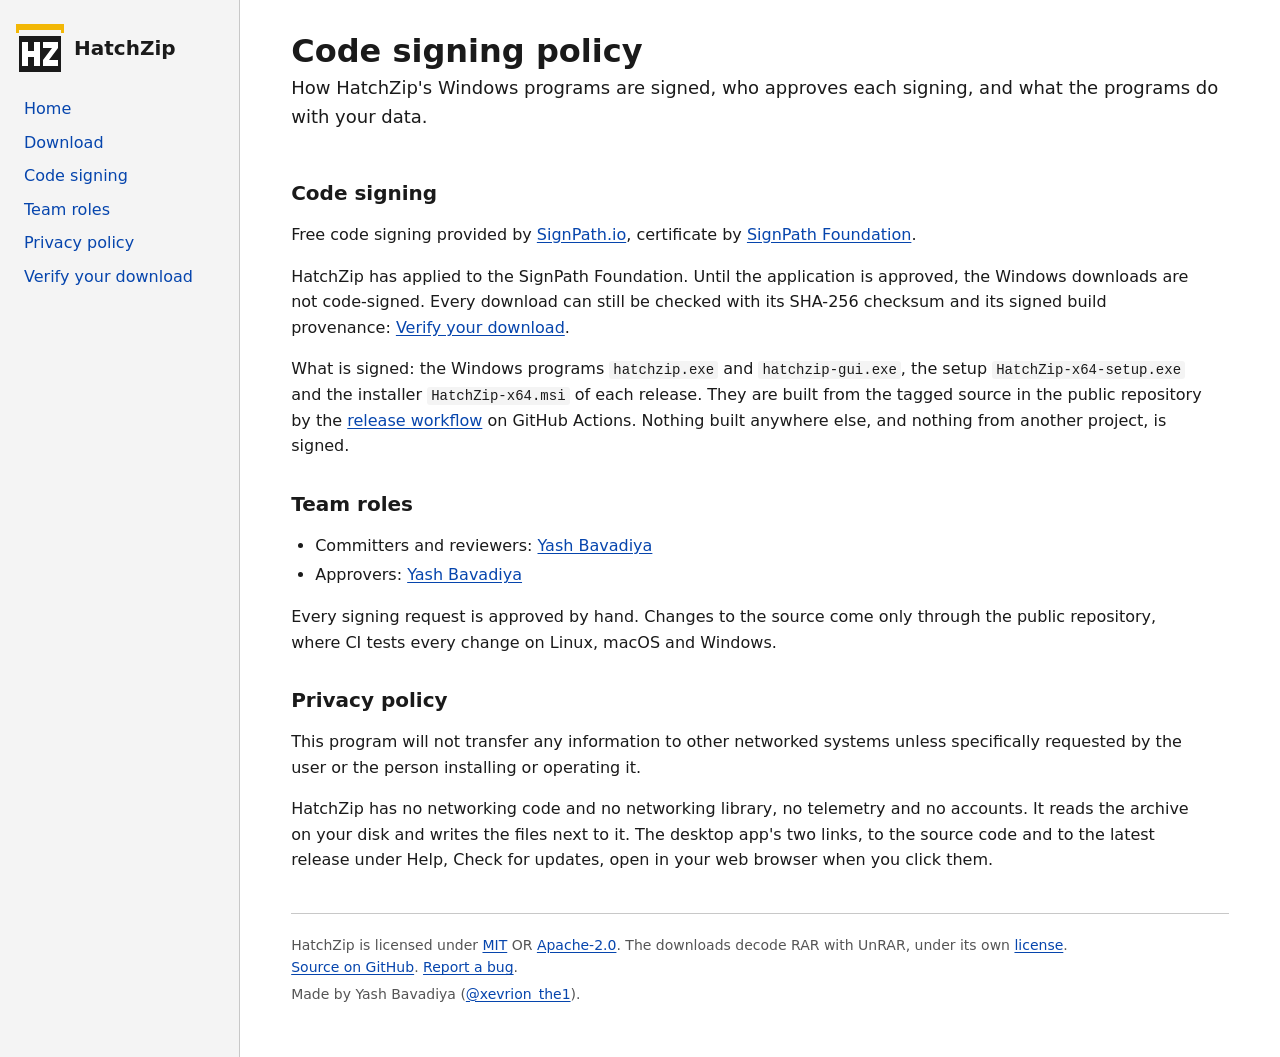
<file: site/code-signing.html>
<!doctype html>
<html lang="en">
<head>
<meta charset="utf-8">
<meta name="viewport" content="width=device-width, initial-scale=1">
<meta http-equiv="Content-Security-Policy" content="default-src 'none'; style-src 'self'; img-src 'self'; base-uri 'none'; form-action 'none'">
<meta name="referrer" content="no-referrer">
<meta name="color-scheme" content="light dark">
<title>HatchZip code signing policy</title>
<meta name="description" content="How HatchZip's Windows programs are code-signed through the SignPath Foundation, who approves each signing, and what the programs do with your data.">
<link rel="canonical" href="https://hatchzip.dev/code-signing.html">
<meta property="og:url" content="https://hatchzip.dev/code-signing.html">
<meta property="og:type" content="website">
<meta property="og:site_name" content="HatchZip">
<meta property="og:title" content="HatchZip code signing policy">
<meta property="og:description" content="How HatchZip's Windows programs are code-signed, who approves each signing, and the privacy policy.">
<meta property="og:image" content="https://hatchzip.dev/img/og.png">
<meta property="og:image:width" content="1200">
<meta property="og:image:height" content="630">
<meta property="og:image:alt" content="HatchZip: extract huge archives without double the disk space.">
<meta name="twitter:card" content="summary_large_image">
<script type="application/ld+json">
{"@context":"https://schema.org","@type":"BreadcrumbList","itemListElement":[{"@type":"ListItem","position":1,"name":"HatchZip","item":"https://hatchzip.dev/"},{"@type":"ListItem","position":2,"name":"Code signing policy","item":"https://hatchzip.dev/code-signing.html"}]}
</script>
<link rel="icon" href="favicon.svg" type="image/svg+xml">
<link rel="stylesheet" href="style.css?v=6">
</head>
<body>
<div class="page">
<aside class="side">
<a class="brand" href="./"><img src="favicon.svg" alt="" width="48" height="48"><span>HatchZip</span></a>
<nav aria-label="On this page">
<ul>
<li><a href="./">Home</a></li>
<li><a href="./#download">Download</a></li>
<li><a href="#signing">Code signing</a></li>
<li><a href="#roles">Team roles</a></li>
<li><a href="#privacy">Privacy policy</a></li>
<li><a href="verify.html">Verify your download</a></li>
</ul>
</nav>
</aside>
<div class="content">
<header class="top">
<div>
<h1>Code signing policy</h1>
<p class="lead">How HatchZip's Windows programs are signed, who approves each signing, and what the programs do with your data.</p>
</div>
</header>
<main>

<h2 id="signing">Code signing</h2>
<p>Free code signing provided by <a href="https://about.signpath.io">SignPath.io</a>, certificate by <a href="https://signpath.org">SignPath Foundation</a>.</p>
<p>HatchZip has applied to the SignPath Foundation. Until the application is approved, the Windows downloads are not code-signed. Every download can still be checked with its SHA-256 checksum and its signed build provenance: <a href="verify.html">Verify your download</a>.</p>
<p>What is signed: the Windows programs <code>hatchzip.exe</code> and <code>hatchzip-gui.exe</code>, the setup <code>HatchZip-x64-setup.exe</code> and the installer <code>HatchZip-x64.msi</code> of each release. They are built from the tagged source in the public repository by the <a href="https://github.com/xevrion/hatchzip/blob/main/.github/workflows/release.yml">release workflow</a> on GitHub Actions. Nothing built anywhere else, and nothing from another project, is signed.</p>

<h2 id="roles">Team roles</h2>
<ul>
<li>Committers and reviewers: <a href="https://github.com/xevrion">Yash Bavadiya</a></li>
<li>Approvers: <a href="https://github.com/xevrion">Yash Bavadiya</a></li>
</ul>
<p>Every signing request is approved by hand. Changes to the source come only through the public repository, where CI tests every change on Linux, macOS and Windows.</p>

<h2 id="privacy">Privacy policy</h2>
<p>This program will not transfer any information to other networked systems unless specifically requested by the user or the person installing or operating it.</p>
<p>HatchZip has no networking code and no networking library, no telemetry and no accounts. It reads the archive on your disk and writes the files next to it. The desktop app's two links, to the source code and to the latest release under Help, Check for updates, open in your web browser when you click them.</p>
</main>

<footer>
<p>HatchZip is licensed under <a href="https://github.com/xevrion/hatchzip/blob/main/LICENSE-MIT">MIT</a> OR <a href="https://github.com/xevrion/hatchzip/blob/main/LICENSE-APACHE">Apache-2.0</a>. The downloads decode RAR with UnRAR, under its own <a href="https://github.com/xevrion/hatchzip/blob/main/LICENSE-UNRAR">license</a>. <a href="https://github.com/xevrion/hatchzip">Source on GitHub</a>. <a href="https://github.com/xevrion/hatchzip/issues">Report a bug</a>.</p>
<p>Made by Yash Bavadiya (<a href="https://x.com/xevrion_the1">@xevrion_the1</a>).</p>
</footer>
</div>
</div>
</body>
</html>
</file>
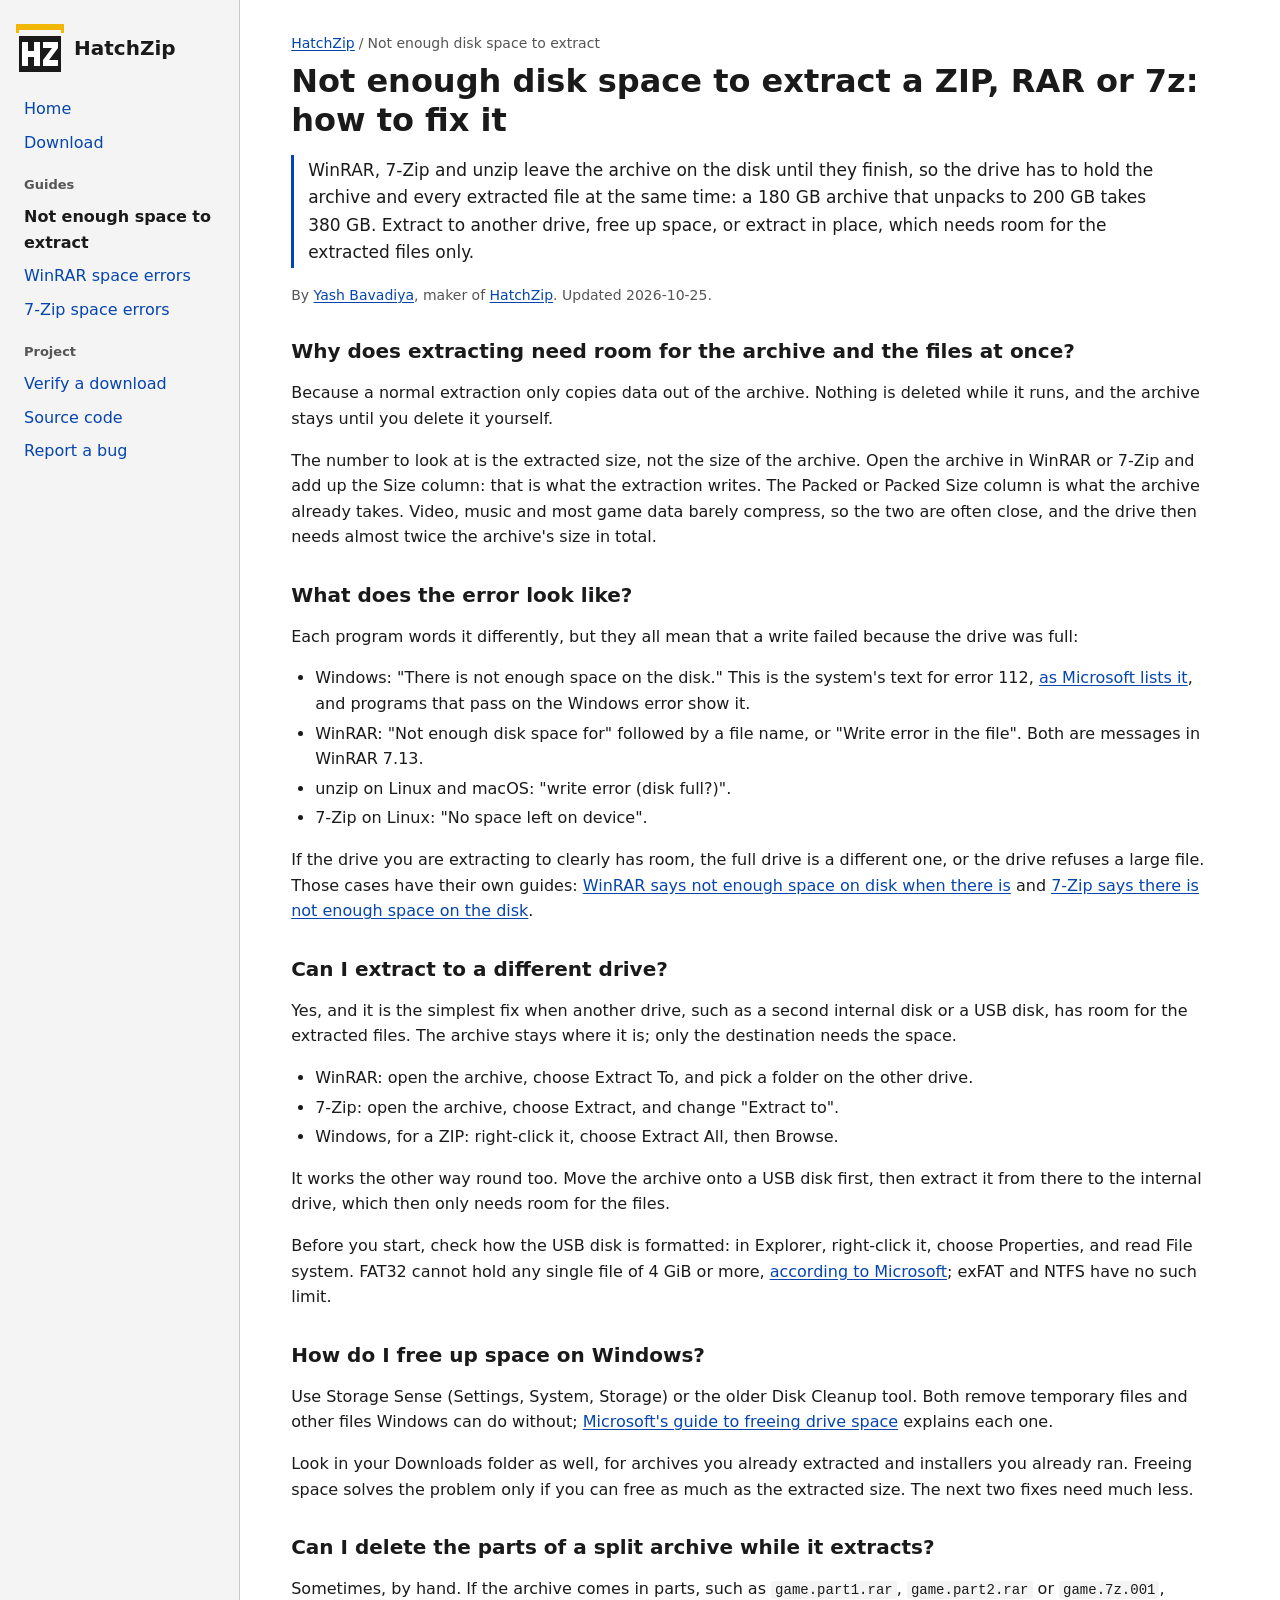
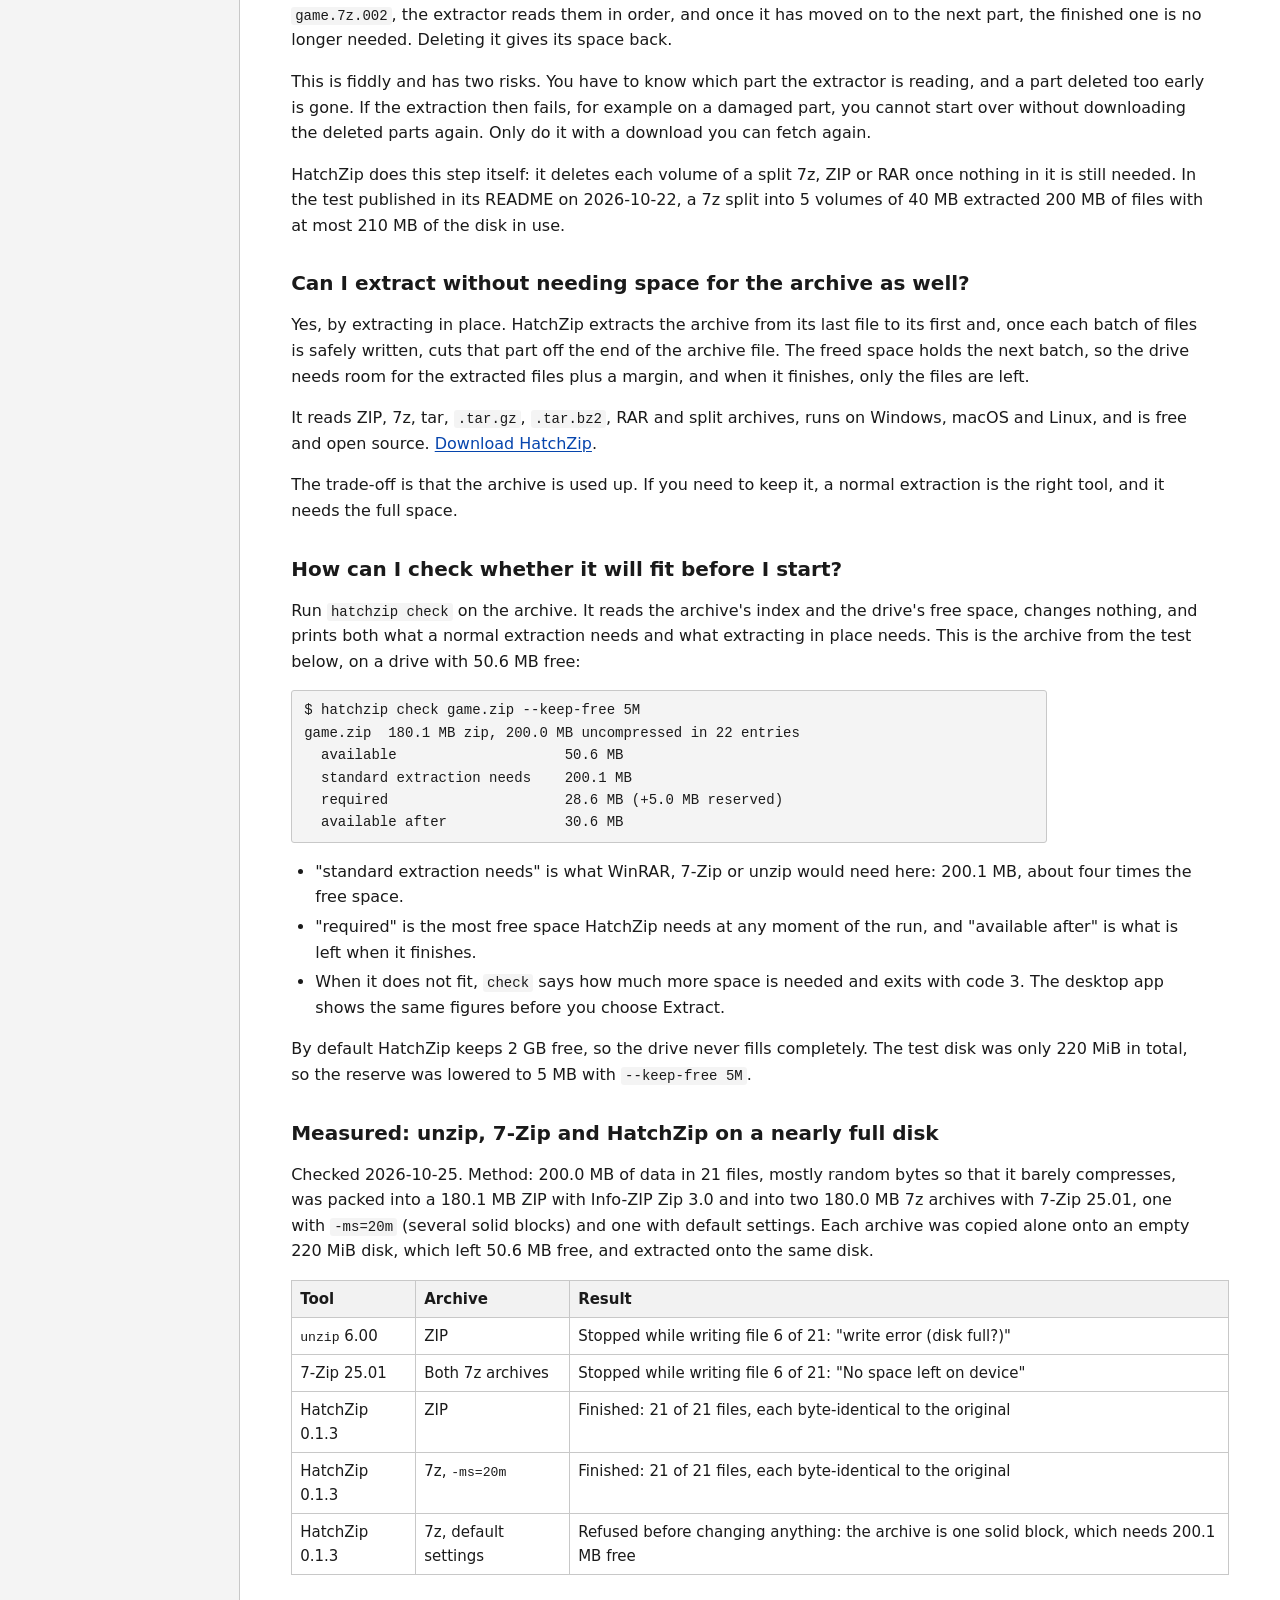
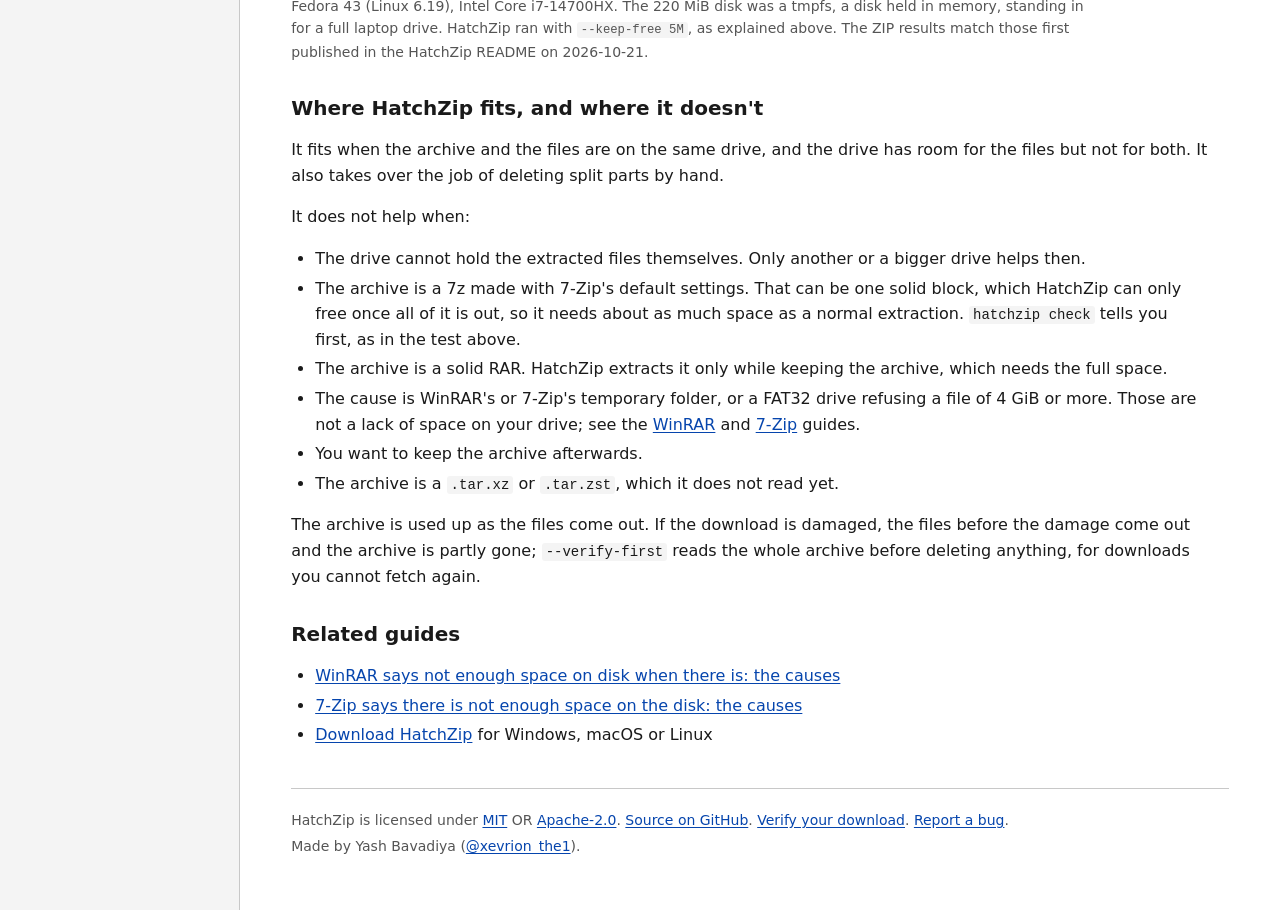
<file: site/not-enough-space-to-extract.html>
<!doctype html>
<html lang="en">
<head>
<meta charset="utf-8">
<meta name="viewport" content="width=device-width, initial-scale=1">
<meta http-equiv="Content-Security-Policy" content="default-src 'none'; style-src 'self'; img-src 'self'; base-uri 'none'; form-action 'none'">
<meta name="referrer" content="no-referrer">
<meta name="color-scheme" content="light dark">
<title>Not enough disk space to extract a ZIP, RAR or 7z</title>
<meta name="description" content="Why extracting an archive needs room for the archive and the files at once, and the fixes that work: another drive, freeing space, deleting split parts, or extracting in place. With a measured test.">
<link rel="canonical" href="https://hatchzip.dev/not-enough-space-to-extract.html">
<meta property="og:url" content="https://hatchzip.dev/not-enough-space-to-extract.html">
<meta property="og:type" content="article">
<meta property="og:title" content="Not enough disk space to extract a ZIP, RAR or 7z: how to fix it">
<meta property="og:description" content="Why extraction needs room for the archive and the files at once, and the fixes that work, with a measured test on a nearly full disk.">
<meta property="og:image" content="https://hatchzip.dev/img/og.png">
<meta property="og:image:width" content="1200">
<meta property="og:image:height" content="630">
<meta property="og:image:alt" content="HatchZip: extract huge archives without double the disk space.">
<meta property="article:published_time" content="2026-10-25">
<meta property="article:modified_time" content="2026-10-25">
<meta name="twitter:card" content="summary_large_image">
<script type="application/ld+json">
{"@context":"https://schema.org","@graph":[{"@type":"Article","headline":"Not enough disk space to extract a ZIP, RAR or 7z: how to fix it","description":"Why extraction needs room for the archive and the files at once, and the fixes that work, with a measured test on a nearly full disk.","image":"https://hatchzip.dev/img/og.png","datePublished":"2026-10-25","dateModified":"2026-10-25","inLanguage":"en","mainEntityOfPage":"https://hatchzip.dev/not-enough-space-to-extract.html","author":{"@type":"Person","name":"Yash Bavadiya","url":"https://x.com/xevrion_the1","sameAs":["https://github.com/xevrion"]},"publisher":{"@type":"Person","name":"Yash Bavadiya","url":"https://x.com/xevrion_the1"}},{"@type":"BreadcrumbList","itemListElement":[{"@type":"ListItem","position":1,"name":"HatchZip","item":"https://hatchzip.dev/"},{"@type":"ListItem","position":2,"name":"Not enough disk space to extract","item":"https://hatchzip.dev/not-enough-space-to-extract.html"}]}]}
</script>
<link rel="icon" href="favicon.svg" type="image/svg+xml">
<link rel="stylesheet" href="style.css?v=6">
</head>
<body>
<div class="page">
<aside class="side">
<a class="brand" href="./"><img src="favicon.svg" alt="" width="48" height="48"><span>HatchZip</span></a>
<nav aria-label="Site">
<ul>
<li><a href="./">Home</a></li>
<li><a href="./#download">Download</a></li>
</ul>
<p class="label">Guides</p>
<ul>
<li><a href="not-enough-space-to-extract.html" aria-current="page">Not enough space to extract</a></li>
<li><a href="winrar-not-enough-space.html">WinRAR space errors</a></li>
<li><a href="7zip-not-enough-space.html">7-Zip space errors</a></li>
</ul>
<p class="label">Project</p>
<ul>
<li><a href="verify.html">Verify a download</a></li>
<li><a href="https://github.com/xevrion/hatchzip">Source code</a></li>
<li><a href="https://github.com/xevrion/hatchzip/issues">Report a bug</a></li>
</ul>
</nav>
</aside>

<div class="content">
<header>
<nav class="crumbs" aria-label="Breadcrumb">
<ol>
<li><a href="./">HatchZip</a></li>
<li aria-current="page">Not enough disk space to extract</li>
</ol>
</nav>
<h1>Not enough disk space to extract a ZIP, RAR or 7z: how to fix it</h1>
</header>
<main>
<p class="answer">WinRAR, 7-Zip and unzip leave the archive on the disk until they finish, so the drive has to hold the archive and every extracted file at the same time: a 180 GB archive that unpacks to 200 GB takes 380 GB. Extract to another drive, free up space, or extract in place, which needs room for the extracted files only.</p>
<p class="note">By <a href="https://x.com/xevrion_the1">Yash Bavadiya</a>, maker of <a href="https://github.com/xevrion/hatchzip">HatchZip</a>. Updated <time class="nw" datetime="2026-10-25">2026-10-25</time>.</p>

<section aria-labelledby="why">
<h2 id="why">Why does extracting need room for the archive and the files at once?</h2>
<p>Because a normal extraction only copies data out of the archive. Nothing is deleted while it runs, and the archive stays until you delete it yourself.</p>
<p>The number to look at is the extracted size, not the size of the archive. Open the archive in WinRAR or 7-Zip and add up the Size column: that is what the extraction writes. The Packed or Packed Size column is what the archive already takes. Video, music and most game data barely compress, so the two are often close, and the drive then needs almost twice the archive's size in total.</p>
</section>

<section aria-labelledby="error">
<h2 id="error">What does the error look like?</h2>
<p>Each program words it differently, but they all mean that a write failed because the drive was full:</p>
<ul>
<li>Windows: "There is not enough space on the disk." This is the system's text for error 112, <a href="https://learn.microsoft.com/en-us/windows/win32/debug/system-error-codes--0-499-">as Microsoft lists it</a>, and programs that pass on the Windows error show it.</li>
<li>WinRAR: "Not enough disk space for" followed by a file name, or "Write error in the file". Both are messages in WinRAR 7.13.</li>
<li>unzip on Linux and macOS: "write error (disk full?)".</li>
<li>7-Zip on Linux: "No space left on device".</li>
</ul>
<p>If the drive you are extracting to clearly has room, the full drive is a different one, or the drive refuses a large file. Those cases have their own guides: <a href="winrar-not-enough-space.html">WinRAR says not enough space on disk when there is</a> and <a href="7zip-not-enough-space.html">7-Zip says there is not enough space on the disk</a>.</p>
</section>

<section aria-labelledby="other-drive">
<h2 id="other-drive">Can I extract to a different drive?</h2>
<p>Yes, and it is the simplest fix when another drive, such as a second internal disk or a USB disk, has room for the extracted files. The archive stays where it is; only the destination needs the space.</p>
<ul>
<li>WinRAR: open the archive, choose Extract To, and pick a folder on the other drive.</li>
<li>7-Zip: open the archive, choose Extract, and change "Extract to".</li>
<li>Windows, for a ZIP: right-click it, choose Extract All, then Browse.</li>
</ul>
<p>It works the other way round too. Move the archive onto a USB disk first, then extract it from there to the internal drive, which then only needs room for the files.</p>
<p>Before you start, check how the USB disk is formatted: in Explorer, right-click it, choose Properties, and read File system. FAT32 cannot hold any single file of 4 GiB or more, <a href="https://learn.microsoft.com/en-us/windows/win32/fileio/filesystem-functionality-comparison">according to Microsoft</a>; exFAT and NTFS have no such limit.</p>
</section>

<section aria-labelledby="free-space">
<h2 id="free-space">How do I free up space on Windows?</h2>
<p>Use Storage Sense (Settings, System, Storage) or the older Disk Cleanup tool. Both remove temporary files and other files Windows can do without; <a href="https://support.microsoft.com/en-us/windows/free-up-drive-space-in-windows-85529ccb-c365-490d-b548-831022bc9b32">Microsoft's guide to freeing drive space</a> explains each one.</p>
<p>Look in your Downloads folder as well, for archives you already extracted and installers you already ran. Freeing space solves the problem only if you can free as much as the extracted size. The next two fixes need much less.</p>
</section>

<section aria-labelledby="split-parts">
<h2 id="split-parts">Can I delete the parts of a split archive while it extracts?</h2>
<p>Sometimes, by hand. If the archive comes in parts, such as <code>game.part1.rar</code>, <code>game.part2.rar</code> or <code>game.7z.001</code>, <code>game.7z.002</code>, the extractor reads them in order, and once it has moved on to the next part, the finished one is no longer needed. Deleting it gives its space back.</p>
<p>This is fiddly and has two risks. You have to know which part the extractor is reading, and a part deleted too early is gone. If the extraction then fails, for example on a damaged part, you cannot start over without downloading the deleted parts again. Only do it with a download you can fetch again.</p>
<p>HatchZip does this step itself: it deletes each volume of a split 7z, ZIP or RAR once nothing in it is still needed. In the test published in its README on 2026-10-22, a 7z split into 5 volumes of 40 MB extracted 200 MB of files with at most 210 MB of the disk in use.</p>
</section>

<section aria-labelledby="in-place">
<h2 id="in-place">Can I extract without needing space for the archive as well?</h2>
<p>Yes, by extracting in place. HatchZip extracts the archive from its last file to its first and, once each batch of files is safely written, cuts that part off the end of the archive file. The freed space holds the next batch, so the drive needs room for the extracted files plus a margin, and when it finishes, only the files are left.</p>
<p>It reads ZIP, 7z, tar, <code>.tar.gz</code>, <code>.tar.bz2</code>, RAR and split archives, runs on Windows, macOS and Linux, and is free and open source. <a href="./#download">Download HatchZip</a>.</p>
<p>The trade-off is that the archive is used up. If you need to keep it, a normal extraction is the right tool, and it needs the full space.</p>
</section>

<section aria-labelledby="check">
<h2 id="check">How can I check whether it will fit before I start?</h2>
<p>Run <code>hatchzip check</code> on the archive. It reads the archive's index and the drive's free space, changes nothing, and prints both what a normal extraction needs and what extracting in place needs. This is the archive from the test below, on a drive with 50.6 MB free:</p>
<pre><code>$ hatchzip check game.zip --keep-free 5M
game.zip  180.1 MB zip, 200.0 MB uncompressed in 22 entries
  available                    50.6 MB
  standard extraction needs    200.1 MB
  required                     28.6 MB (+5.0 MB reserved)
  available after              30.6 MB</code></pre>
<ul>
<li>"standard extraction needs" is what WinRAR, 7-Zip or unzip would need here: 200.1 MB, about four times the free space.</li>
<li>"required" is the most free space HatchZip needs at any moment of the run, and "available after" is what is left when it finishes.</li>
<li>When it does not fit, <code>check</code> says how much more space is needed and exits with code 3. The desktop app shows the same figures before you choose Extract.</li>
</ul>
<p>By default HatchZip keeps 2 GB free, so the drive never fills completely. The test disk was only 220 MiB in total, so the reserve was lowered to 5 MB with <code>--keep-free 5M</code>.</p>
</section>

<section aria-labelledby="measured">
<h2 id="measured">Measured: unzip, 7-Zip and HatchZip on a nearly full disk</h2>
<p>Checked 2026-10-25. Method: 200.0 MB of data in 21 files, mostly random bytes so that it barely compresses, was packed into a 180.1 MB ZIP with Info-ZIP Zip 3.0 and into two 180.0 MB 7z archives with 7-Zip 25.01, one with <code>-ms=20m</code> (several solid blocks) and one with default settings. Each archive was copied alone onto an empty 220 MiB disk, which left 50.6 MB free, and extracted onto the same disk.</p>
<table class="stack">
<thead>
<tr><th scope="col">Tool</th><th scope="col">Archive</th><th scope="col">Result</th></tr>
</thead>
<tbody>
<tr><th scope="row"><code>unzip</code> 6.00</th><td data-label="Archive">ZIP</td><td data-label="Result">Stopped while writing file 6 of 21: "write error (disk full?)"</td></tr>
<tr><th scope="row"><span class="nw">7-Zip</span> 25.01</th><td data-label="Archive">Both 7z archives</td><td data-label="Result">Stopped while writing file 6 of 21: "No space left on device"</td></tr>
<tr><th scope="row">HatchZip 0.1.3</th><td data-label="Archive">ZIP</td><td data-label="Result">Finished: 21 of 21 files, each byte-identical to the original</td></tr>
<tr><th scope="row">HatchZip 0.1.3</th><td data-label="Archive">7z, <code>-ms=20m</code></td><td data-label="Result">Finished: 21 of 21 files, each byte-identical to the original</td></tr>
<tr><th scope="row">HatchZip 0.1.3</th><td data-label="Archive">7z, default settings</td><td data-label="Result">Refused before changing anything: the archive is one solid block, which needs 200.1 MB free</td></tr>
</tbody>
</table>
<p class="note">Fedora 43 (Linux 6.19), Intel Core i7-14700HX. The 220 MiB disk was a tmpfs, a disk held in memory, standing in for a full laptop drive. HatchZip ran with <code>--keep-free 5M</code>, as explained above. The ZIP results match those first published in the HatchZip README on 2026-10-21.</p>
</section>

<section aria-labelledby="fit">
<h2 id="fit">Where HatchZip fits, and where it doesn't</h2>
<p>It fits when the archive and the files are on the same drive, and the drive has room for the files but not for both. It also takes over the job of deleting split parts by hand.</p>
<p>It does not help when:</p>
<ul>
<li>The drive cannot hold the extracted files themselves. Only another or a bigger drive helps then.</li>
<li>The archive is a 7z made with 7-Zip's default settings. That can be one solid block, which HatchZip can only free once all of it is out, so it needs about as much space as a normal extraction. <code>hatchzip check</code> tells you first, as in the test above.</li>
<li>The archive is a solid RAR. HatchZip extracts it only while keeping the archive, which needs the full space.</li>
<li>The cause is WinRAR's or 7-Zip's temporary folder, or a FAT32 drive refusing a file of 4 GiB or more. Those are not a lack of space on your drive; see the <a href="winrar-not-enough-space.html">WinRAR</a> and <a href="7zip-not-enough-space.html">7-Zip</a> guides.</li>
<li>You want to keep the archive afterwards.</li>
<li>The archive is a <code>.tar.xz</code> or <code>.tar.zst</code>, which it does not read yet.</li>
</ul>
<p>The archive is used up as the files come out. If the download is damaged, the files before the damage come out and the archive is partly gone; <code>--verify-first</code> reads the whole archive before deleting anything, for downloads you cannot fetch again.</p>
</section>

<section aria-labelledby="related">
<h2 id="related">Related guides</h2>
<ul>
<li><a href="winrar-not-enough-space.html">WinRAR says not enough space on disk when there is: the causes</a></li>
<li><a href="7zip-not-enough-space.html">7-Zip says there is not enough space on the disk: the causes</a></li>
<li><a href="./#download">Download HatchZip</a> for Windows, macOS or Linux</li>
</ul>
</section>
</main>

<footer>
<p>HatchZip is licensed under <a href="https://github.com/xevrion/hatchzip/blob/main/LICENSE-MIT">MIT</a> OR <a href="https://github.com/xevrion/hatchzip/blob/main/LICENSE-APACHE">Apache-2.0</a>. <a href="https://github.com/xevrion/hatchzip">Source on GitHub</a>. <a href="verify.html">Verify your download</a>. <a href="https://github.com/xevrion/hatchzip/issues">Report a bug</a>.</p>
<p>Made by Yash Bavadiya (<a href="https://x.com/xevrion_the1">@xevrion_the1</a>).</p>
</footer>
</div>
</div>
</body>
</html>
</file>
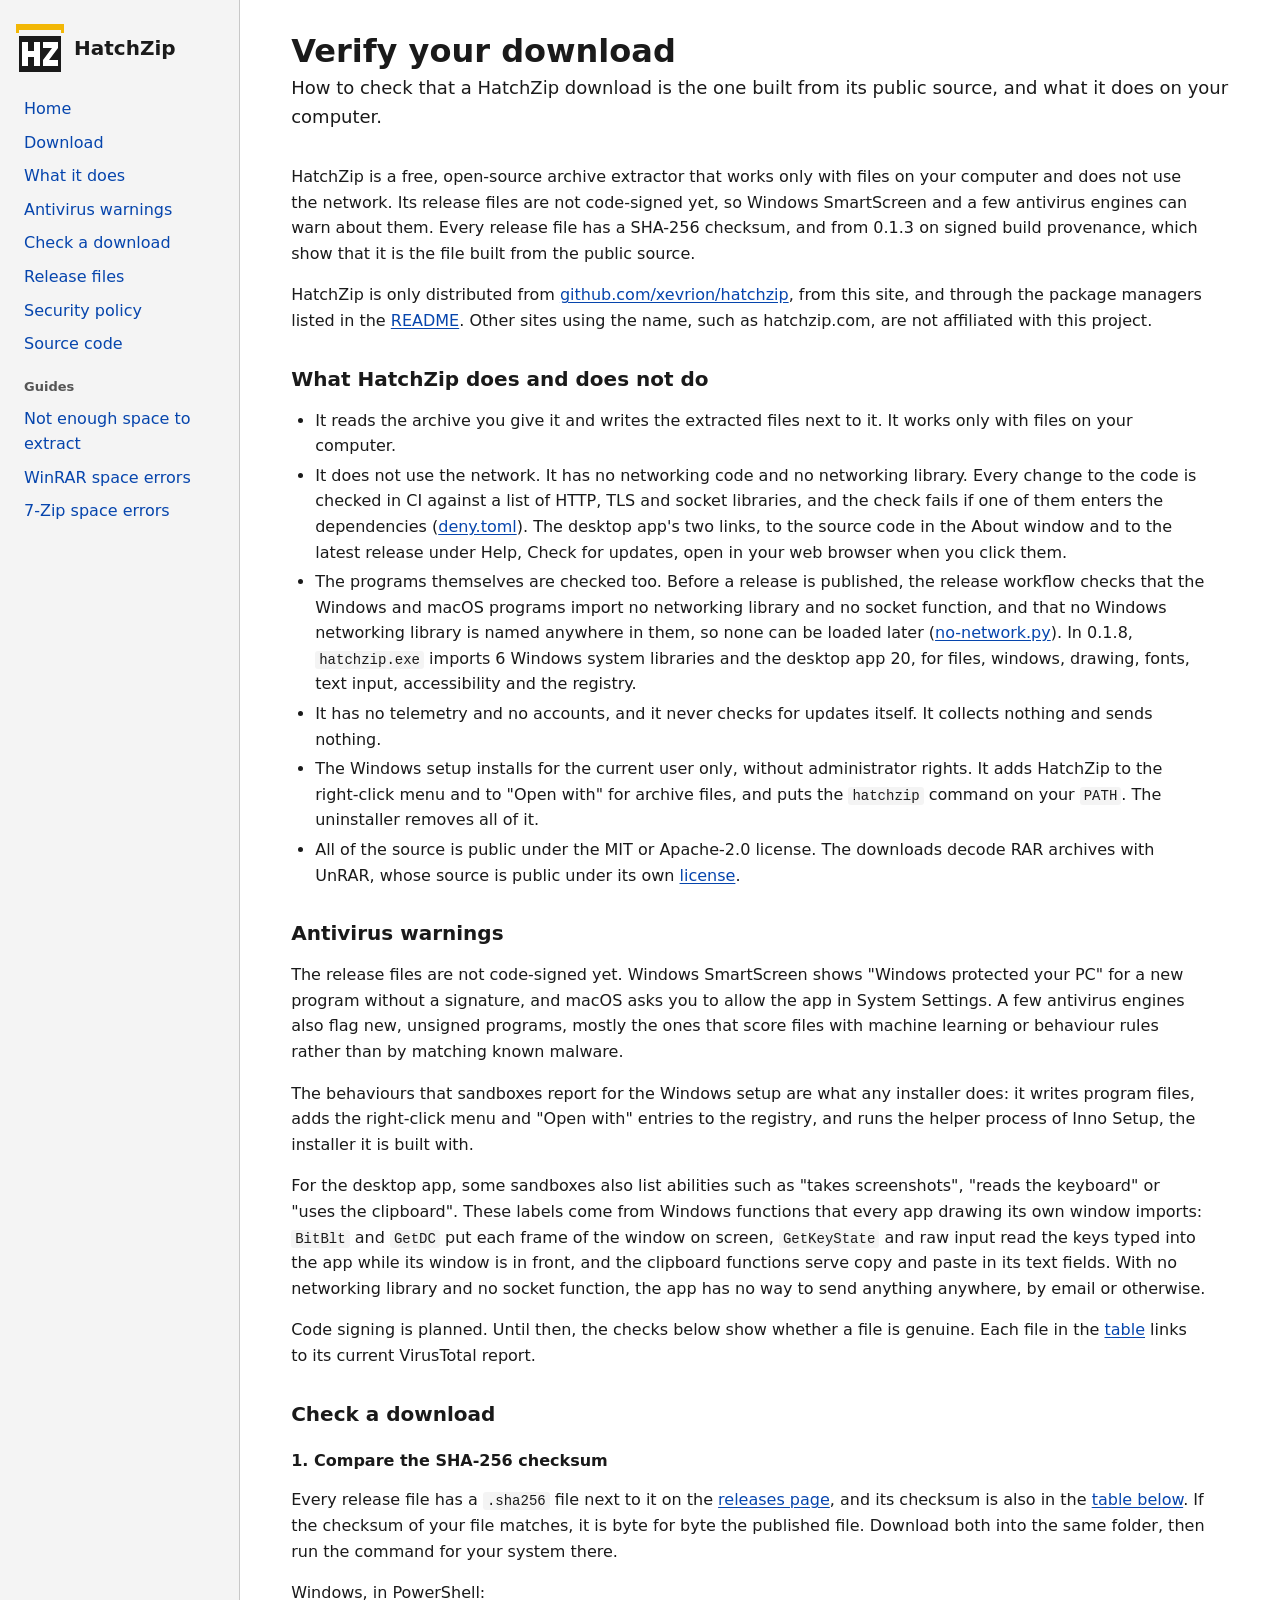
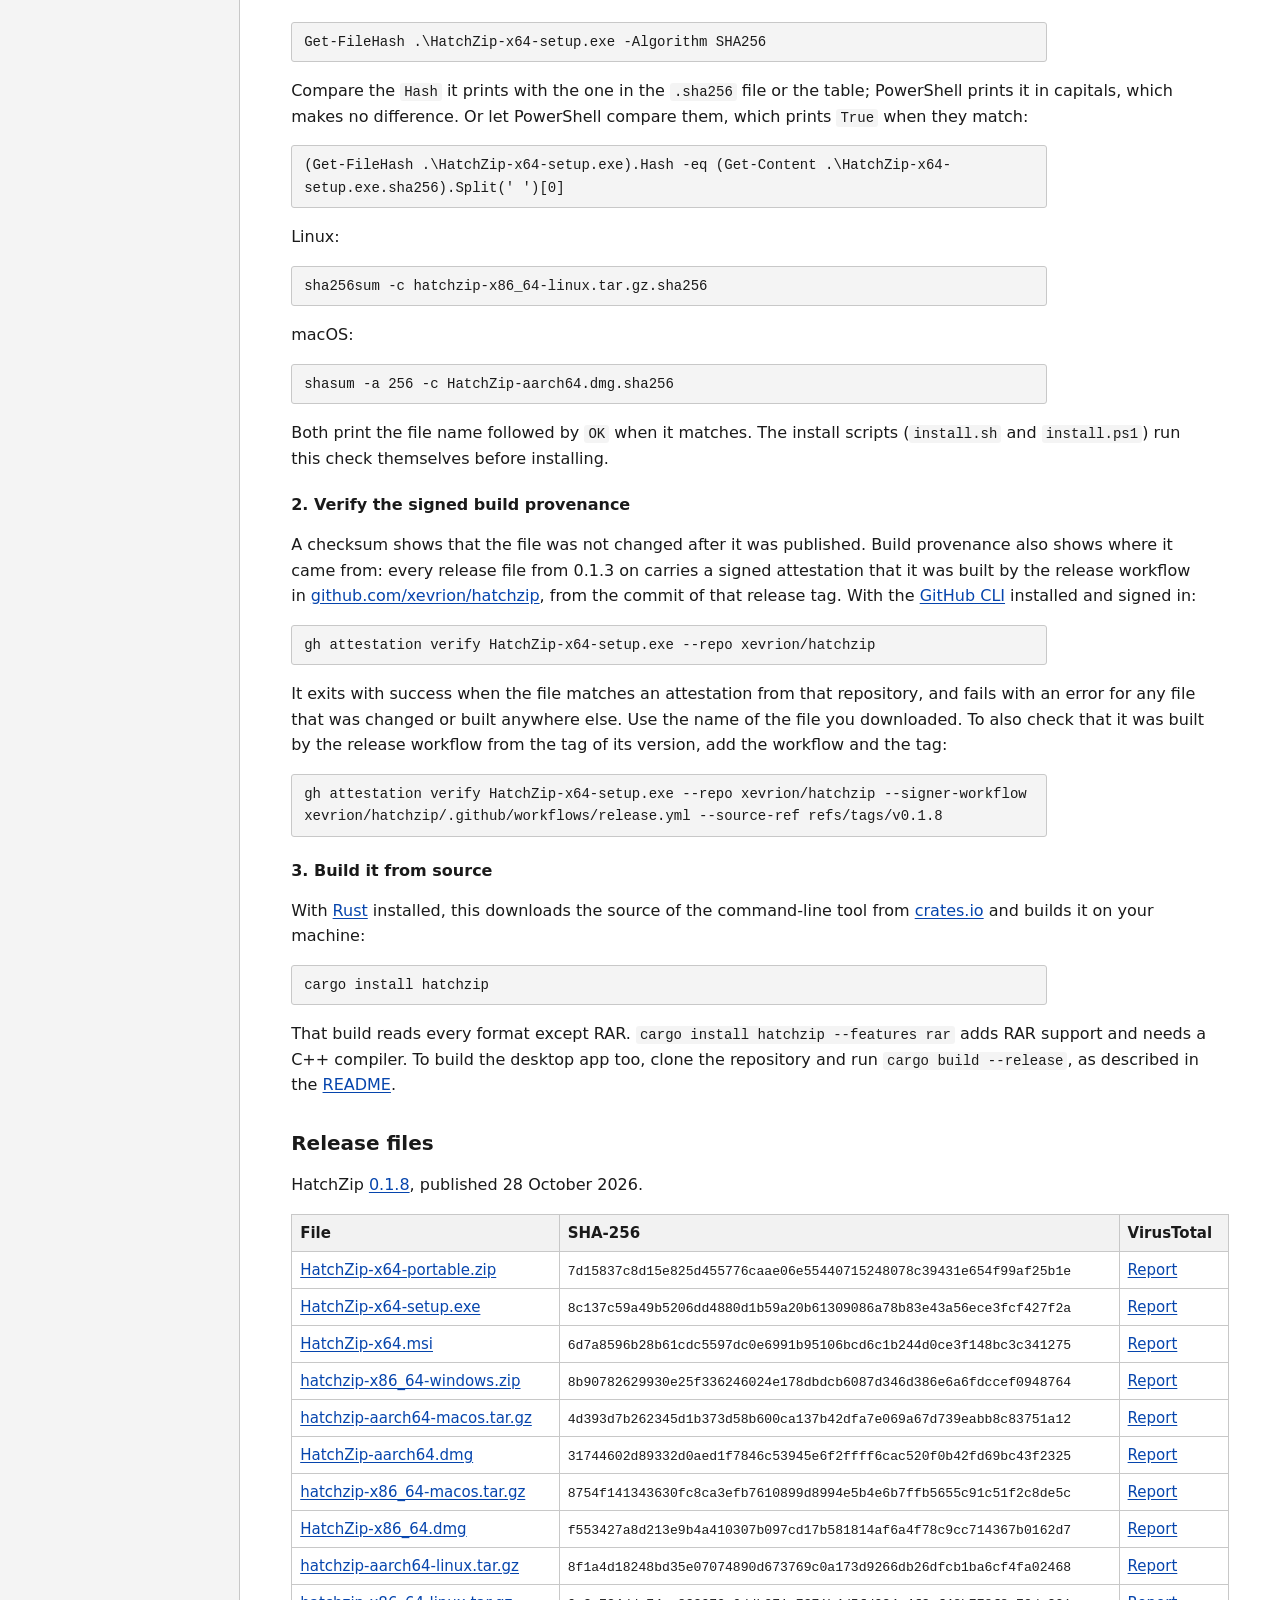
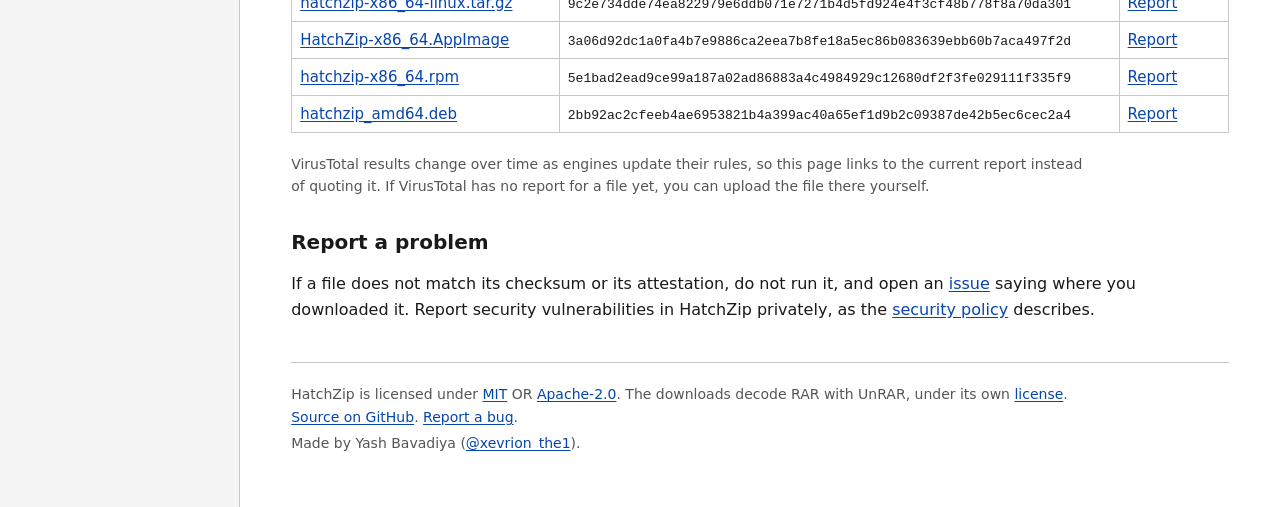
<file: site/verify.html>
<!doctype html>
<html lang="en">
<head>
<meta charset="utf-8">
<meta name="viewport" content="width=device-width, initial-scale=1">
<meta http-equiv="Content-Security-Policy" content="default-src 'none'; style-src 'self'; img-src 'self'; base-uri 'none'; form-action 'none'">
<meta name="referrer" content="no-referrer">
<meta name="color-scheme" content="light dark">
<title>Is HatchZip safe? Verify your download</title>
<meta name="description" content="How to check that a HatchZip download is genuine with SHA-256 checksums or signed build provenance, and why some antivirus tools flag unsigned programs.">
<link rel="canonical" href="https://hatchzip.dev/verify.html">
<meta property="og:url" content="https://hatchzip.dev/verify.html">
<meta property="og:type" content="website">
<meta property="og:site_name" content="HatchZip">
<meta property="og:title" content="Verify your HatchZip download">
<meta property="og:description" content="Checksums, signed build provenance and building from source: how to check that a HatchZip download is genuine.">
<meta property="og:image" content="https://hatchzip.dev/img/og.png">
<meta property="og:image:width" content="1200">
<meta property="og:image:height" content="630">
<meta property="og:image:alt" content="HatchZip: extract huge archives without double the disk space.">
<meta name="twitter:card" content="summary_large_image">
<script type="application/ld+json">
{"@context":"https://schema.org","@type":"BreadcrumbList","itemListElement":[{"@type":"ListItem","position":1,"name":"HatchZip","item":"https://hatchzip.dev/"},{"@type":"ListItem","position":2,"name":"Verify your download","item":"https://hatchzip.dev/verify.html"}]}
</script>
<link rel="icon" href="favicon.svg" type="image/svg+xml">
<link rel="stylesheet" href="style.css?v=6">
</head>
<body>
<div class="page">
<aside class="side">
<a class="brand" href="./"><img src="favicon.svg" alt="" width="48" height="48"><span>HatchZip</span></a>
<nav aria-label="On this page">
<ul>
<li><a href="./">Home</a></li>
<li><a href="./#download">Download</a></li>
<li><a href="#what-it-does">What it does</a></li>
<li><a href="#antivirus">Antivirus warnings</a></li>
<li><a href="#check">Check a download</a></li>
<li><a href="#files">Release files</a></li>
<li><a href="https://github.com/xevrion/hatchzip/security/policy">Security policy</a></li>
<li><a href="https://github.com/xevrion/hatchzip">Source code</a></li>
</ul>
<p class="label">Guides</p>
<ul>
<li><a href="not-enough-space-to-extract.html">Not enough space to extract</a></li>
<li><a href="winrar-not-enough-space.html">WinRAR space errors</a></li>
<li><a href="7zip-not-enough-space.html">7-Zip space errors</a></li>
</ul>
</nav>
</aside>

<div class="content">
<header class="top">
<div>
<h1>Verify your download</h1>
<p class="lead">How to check that a HatchZip download is the one built from its public source, and what it does on your computer.</p>
</div>
</header>
<main>
<p>HatchZip is a free, open-source archive extractor that works only with files on your computer and does not use the network. Its release files are not code-signed yet, so Windows SmartScreen and a few antivirus engines can warn about them. Every release file has a SHA-256 checksum, and from 0.1.3 on signed build provenance, which show that it is the file built from the public source.</p>
<p>HatchZip is only distributed from <a href="https://github.com/xevrion/hatchzip/releases">github.com/xevrion/hatchzip</a>, from this site, and through the package managers listed in the <a href="https://github.com/xevrion/hatchzip#package-managers">README</a>. Other sites using the name, such as hatchzip.com, are not affiliated with this project.</p>

<section aria-labelledby="what-it-does">
<h2 id="what-it-does">What HatchZip does and does not do</h2>
<ul>
<li>It reads the archive you give it and writes the extracted files next to it. It works only with files on your computer.</li>
<li>It does not use the network. It has no networking code and no networking library. Every change to the code is checked in CI against a list of HTTP, TLS and socket libraries, and the check fails if one of them enters the dependencies (<a href="https://github.com/xevrion/hatchzip/blob/main/deny.toml">deny.toml</a>). The desktop app's two links, to the source code in the About window and to the latest release under Help, Check for updates, open in your web browser when you click them.</li>
<li>The programs themselves are checked too. Before a release is published, the release workflow checks that the Windows and macOS programs import no networking library and no socket function, and that no Windows networking library is named anywhere in them, so none can be loaded later (<a href="https://github.com/xevrion/hatchzip/blob/main/.github/scripts/no-network.py">no-network.py</a>). In 0.1.8, <code>hatchzip.exe</code> imports 6 Windows system libraries and the desktop app 20, for files, windows, drawing, fonts, text input, accessibility and the registry.</li>
<li>It has no telemetry and no accounts, and it never checks for updates itself. It collects nothing and sends nothing.</li>
<li>The Windows setup installs for the current user only, without administrator rights. It adds HatchZip to the right-click menu and to "Open with" for archive files, and puts the <code>hatchzip</code> command on your <code>PATH</code>. The uninstaller removes all of it.</li>
<li>All of the source is public under the MIT or Apache-2.0 license. The downloads decode RAR archives with UnRAR, whose source is public under its own <a href="https://github.com/xevrion/hatchzip/blob/main/LICENSE-UNRAR">license</a>.</li>
</ul>
</section>

<section aria-labelledby="antivirus">
<h2 id="antivirus">Antivirus warnings</h2>
<p>The release files are not code-signed yet. Windows SmartScreen shows "Windows protected your PC" for a new program without a signature, and macOS asks you to allow the app in System Settings. A few antivirus engines also flag new, unsigned programs, mostly the ones that score files with machine learning or behaviour rules rather than by matching known malware.</p>
<p>The behaviours that sandboxes report for the Windows setup are what any installer does: it writes program files, adds the right-click menu and "Open with" entries to the registry, and runs the helper process of Inno Setup, the installer it is built with.</p>
<p id="sandbox-labels">For the desktop app, some sandboxes also list abilities such as "takes screenshots", "reads the keyboard" or "uses the clipboard". These labels come from Windows functions that every app drawing its own window imports: <code>BitBlt</code> and <code>GetDC</code> put each frame of the window on screen, <code>GetKeyState</code> and raw input read the keys typed into the app while its window is in front, and the clipboard functions serve copy and paste in its text fields. With no networking library and no socket function, the app has no way to send anything anywhere, by email or otherwise.</p>
<p>Code signing is planned. Until then, the checks below show whether a file is genuine. Each file in the <a href="#files">table</a> links to its current VirusTotal report.</p>
</section>

<section aria-labelledby="check">
<h2 id="check">Check a download</h2>

<h3>1. Compare the SHA-256 checksum</h3>
<p>Every release file has a <code>.sha256</code> file next to it on the <a href="https://github.com/xevrion/hatchzip/releases">releases page</a>, and its checksum is also in the <a href="#files">table below</a>. If the checksum of your file matches, it is byte for byte the published file. Download both into the same folder, then run the command for your system there.</p>
<p>Windows, in PowerShell:</p>
<pre><code>Get-FileHash .\HatchZip-x64-setup.exe -Algorithm SHA256</code></pre>
<p>Compare the <code>Hash</code> it prints with the one in the <code>.sha256</code> file or the table; PowerShell prints it in capitals, which makes no difference. Or let PowerShell compare them, which prints <code>True</code> when they match:</p>
<pre><code>(Get-FileHash .\HatchZip-x64-setup.exe).Hash -eq (Get-Content .\HatchZip-x64-setup.exe.sha256).Split(' ')[0]</code></pre>
<p>Linux:</p>
<pre><code>sha256sum -c hatchzip-x86_64-linux.tar.gz.sha256</code></pre>
<p>macOS:</p>
<pre><code>shasum -a 256 -c HatchZip-aarch64.dmg.sha256</code></pre>
<p>Both print the file name followed by <code>OK</code> when it matches. The install scripts (<code>install.sh</code> and <code>install.ps1</code>) run this check themselves before installing.</p>

<h3>2. Verify the signed build provenance</h3>
<p>A checksum shows that the file was not changed after it was published. Build provenance also shows where it came from: every release file from 0.1.3 on carries a signed attestation that it was built by the release workflow in <a href="https://github.com/xevrion/hatchzip">github.com/xevrion/hatchzip</a>, from the commit of that release tag. With the <a href="https://cli.github.com">GitHub CLI</a> installed and signed in:</p>
<pre><code>gh attestation verify HatchZip-x64-setup.exe --repo xevrion/hatchzip</code></pre>
<p>It exits with success when the file matches an attestation from that repository, and fails with an error for any file that was changed or built anywhere else. Use the name of the file you downloaded. To also check that it was built by the release workflow from the tag of its version, add the workflow and the tag:</p>
<pre><code>gh attestation verify HatchZip-x64-setup.exe --repo xevrion/hatchzip --signer-workflow xevrion/hatchzip/.github/workflows/release.yml --source-ref refs/tags/v0.1.8</code></pre>

<h3>3. Build it from source</h3>
<p>With <a href="https://rustup.rs">Rust</a> installed, this downloads the source of the command-line tool from <a href="https://crates.io/crates/hatchzip">crates.io</a> and builds it on your machine:</p>
<pre><code>cargo install hatchzip</code></pre>
<p>That build reads every format except RAR. <code>cargo install hatchzip --features rar</code> adds RAR support and needs a C++ compiler. To build the desktop app too, clone the repository and run <code>cargo build --release</code>, as described in the <a href="https://github.com/xevrion/hatchzip#from-source">README</a>.</p>
</section>

<section aria-labelledby="files">
<h2 id="files">Release files</h2>
<!-- release-files: generated by update-verify.py, do not edit by hand -->
<p>HatchZip <a href="https://github.com/xevrion/hatchzip/releases/tag/v0.1.8">0.1.8</a>, published 28 October 2026.</p>
<table class="stack hashes">
<thead>
<tr><th scope="col">File</th><th scope="col">SHA-256</th><th scope="col">VirusTotal</th></tr>
</thead>
<tbody>
<tr><th scope="row"><a href="https://github.com/xevrion/hatchzip/releases/download/v0.1.8/HatchZip-x64-portable.zip">HatchZip-x64-portable.zip</a></th><td data-label="SHA-256"><code>7d15837c8d15e825d455776caae06e55440715248078c39431e654f99af25b1e</code></td><td data-label="VirusTotal"><a href="https://www.virustotal.com/gui/file/7d15837c8d15e825d455776caae06e55440715248078c39431e654f99af25b1e" aria-label="VirusTotal report for HatchZip-x64-portable.zip">Report</a></td></tr>
<tr><th scope="row"><a href="https://github.com/xevrion/hatchzip/releases/download/v0.1.8/HatchZip-x64-setup.exe">HatchZip-x64-setup.exe</a></th><td data-label="SHA-256"><code>8c137c59a49b5206dd4880d1b59a20b61309086a78b83e43a56ece3fcf427f2a</code></td><td data-label="VirusTotal"><a href="https://www.virustotal.com/gui/file/8c137c59a49b5206dd4880d1b59a20b61309086a78b83e43a56ece3fcf427f2a" aria-label="VirusTotal report for HatchZip-x64-setup.exe">Report</a></td></tr>
<tr><th scope="row"><a href="https://github.com/xevrion/hatchzip/releases/download/v0.1.8/HatchZip-x64.msi">HatchZip-x64.msi</a></th><td data-label="SHA-256"><code>6d7a8596b28b61cdc5597dc0e6991b95106bcd6c1b244d0ce3f148bc3c341275</code></td><td data-label="VirusTotal"><a href="https://www.virustotal.com/gui/file/6d7a8596b28b61cdc5597dc0e6991b95106bcd6c1b244d0ce3f148bc3c341275" aria-label="VirusTotal report for HatchZip-x64.msi">Report</a></td></tr>
<tr><th scope="row"><a href="https://github.com/xevrion/hatchzip/releases/download/v0.1.8/hatchzip-x86_64-windows.zip">hatchzip-x86_64-windows.zip</a></th><td data-label="SHA-256"><code>8b90782629930e25f336246024e178dbdcb6087d346d386e6a6fdccef0948764</code></td><td data-label="VirusTotal"><a href="https://www.virustotal.com/gui/file/8b90782629930e25f336246024e178dbdcb6087d346d386e6a6fdccef0948764" aria-label="VirusTotal report for hatchzip-x86_64-windows.zip">Report</a></td></tr>
<tr><th scope="row"><a href="https://github.com/xevrion/hatchzip/releases/download/v0.1.8/hatchzip-aarch64-macos.tar.gz">hatchzip-aarch64-macos.tar.gz</a></th><td data-label="SHA-256"><code>4d393d7b262345d1b373d58b600ca137b42dfa7e069a67d739eabb8c83751a12</code></td><td data-label="VirusTotal"><a href="https://www.virustotal.com/gui/file/4d393d7b262345d1b373d58b600ca137b42dfa7e069a67d739eabb8c83751a12" aria-label="VirusTotal report for hatchzip-aarch64-macos.tar.gz">Report</a></td></tr>
<tr><th scope="row"><a href="https://github.com/xevrion/hatchzip/releases/download/v0.1.8/HatchZip-aarch64.dmg">HatchZip-aarch64.dmg</a></th><td data-label="SHA-256"><code>31744602d89332d0aed1f7846c53945e6f2ffff6cac520f0b42fd69bc43f2325</code></td><td data-label="VirusTotal"><a href="https://www.virustotal.com/gui/file/31744602d89332d0aed1f7846c53945e6f2ffff6cac520f0b42fd69bc43f2325" aria-label="VirusTotal report for HatchZip-aarch64.dmg">Report</a></td></tr>
<tr><th scope="row"><a href="https://github.com/xevrion/hatchzip/releases/download/v0.1.8/hatchzip-x86_64-macos.tar.gz">hatchzip-x86_64-macos.tar.gz</a></th><td data-label="SHA-256"><code>8754f141343630fc8ca3efb7610899d8994e5b4e6b7ffb5655c91c51f2c8de5c</code></td><td data-label="VirusTotal"><a href="https://www.virustotal.com/gui/file/8754f141343630fc8ca3efb7610899d8994e5b4e6b7ffb5655c91c51f2c8de5c" aria-label="VirusTotal report for hatchzip-x86_64-macos.tar.gz">Report</a></td></tr>
<tr><th scope="row"><a href="https://github.com/xevrion/hatchzip/releases/download/v0.1.8/HatchZip-x86_64.dmg">HatchZip-x86_64.dmg</a></th><td data-label="SHA-256"><code>f553427a8d213e9b4a410307b097cd17b581814af6a4f78c9cc714367b0162d7</code></td><td data-label="VirusTotal"><a href="https://www.virustotal.com/gui/file/f553427a8d213e9b4a410307b097cd17b581814af6a4f78c9cc714367b0162d7" aria-label="VirusTotal report for HatchZip-x86_64.dmg">Report</a></td></tr>
<tr><th scope="row"><a href="https://github.com/xevrion/hatchzip/releases/download/v0.1.8/hatchzip-aarch64-linux.tar.gz">hatchzip-aarch64-linux.tar.gz</a></th><td data-label="SHA-256"><code>8f1a4d18248bd35e07074890d673769c0a173d9266db26dfcb1ba6cf4fa02468</code></td><td data-label="VirusTotal"><a href="https://www.virustotal.com/gui/file/8f1a4d18248bd35e07074890d673769c0a173d9266db26dfcb1ba6cf4fa02468" aria-label="VirusTotal report for hatchzip-aarch64-linux.tar.gz">Report</a></td></tr>
<tr><th scope="row"><a href="https://github.com/xevrion/hatchzip/releases/download/v0.1.8/hatchzip-x86_64-linux.tar.gz">hatchzip-x86_64-linux.tar.gz</a></th><td data-label="SHA-256"><code>9c2e734dde74ea822979e6ddb071e7271b4d5fd924e4f3cf48b778f8a70da301</code></td><td data-label="VirusTotal"><a href="https://www.virustotal.com/gui/file/9c2e734dde74ea822979e6ddb071e7271b4d5fd924e4f3cf48b778f8a70da301" aria-label="VirusTotal report for hatchzip-x86_64-linux.tar.gz">Report</a></td></tr>
<tr><th scope="row"><a href="https://github.com/xevrion/hatchzip/releases/download/v0.1.8/HatchZip-x86_64.AppImage">HatchZip-x86_64.AppImage</a></th><td data-label="SHA-256"><code>3a06d92dc1a0fa4b7e9886ca2eea7b8fe18a5ec86b083639ebb60b7aca497f2d</code></td><td data-label="VirusTotal"><a href="https://www.virustotal.com/gui/file/3a06d92dc1a0fa4b7e9886ca2eea7b8fe18a5ec86b083639ebb60b7aca497f2d" aria-label="VirusTotal report for HatchZip-x86_64.AppImage">Report</a></td></tr>
<tr><th scope="row"><a href="https://github.com/xevrion/hatchzip/releases/download/v0.1.8/hatchzip-x86_64.rpm">hatchzip-x86_64.rpm</a></th><td data-label="SHA-256"><code>5e1bad2ead9ce99a187a02ad86883a4c4984929c12680df2f3fe029111f335f9</code></td><td data-label="VirusTotal"><a href="https://www.virustotal.com/gui/file/5e1bad2ead9ce99a187a02ad86883a4c4984929c12680df2f3fe029111f335f9" aria-label="VirusTotal report for hatchzip-x86_64.rpm">Report</a></td></tr>
<tr><th scope="row"><a href="https://github.com/xevrion/hatchzip/releases/download/v0.1.8/hatchzip_amd64.deb">hatchzip_amd64.deb</a></th><td data-label="SHA-256"><code>2bb92ac2cfeeb4ae6953821b4a399ac40a65ef1d9b2c09387de42b5ec6cec2a4</code></td><td data-label="VirusTotal"><a href="https://www.virustotal.com/gui/file/2bb92ac2cfeeb4ae6953821b4a399ac40a65ef1d9b2c09387de42b5ec6cec2a4" aria-label="VirusTotal report for hatchzip_amd64.deb">Report</a></td></tr>
</tbody>
</table>
<!-- /release-files -->
<p class="note">VirusTotal results change over time as engines update their rules, so this page links to the current report instead of quoting it. If VirusTotal has no report for a file yet, you can upload the file there yourself.</p>
</section>

<section aria-labelledby="report">
<h2 id="report">Report a problem</h2>
<p>If a file does not match its checksum or its attestation, do not run it, and open an <a href="https://github.com/xevrion/hatchzip/issues">issue</a> saying where you downloaded it. Report security vulnerabilities in HatchZip privately, as the <a href="https://github.com/xevrion/hatchzip/security/policy">security policy</a> describes.</p>
</section>
</main>

<footer>
<p>HatchZip is licensed under <a href="https://github.com/xevrion/hatchzip/blob/main/LICENSE-MIT">MIT</a> OR <a href="https://github.com/xevrion/hatchzip/blob/main/LICENSE-APACHE">Apache-2.0</a>. The downloads decode RAR with UnRAR, under its own <a href="https://github.com/xevrion/hatchzip/blob/main/LICENSE-UNRAR">license</a>. <a href="https://github.com/xevrion/hatchzip">Source on GitHub</a>. <a href="https://github.com/xevrion/hatchzip/issues">Report a bug</a>.</p>
<p>Made by Yash Bavadiya (<a href="https://x.com/xevrion_the1">@xevrion_the1</a>).</p>
</footer>
</div>
</div>
</body>
</html>
</file>
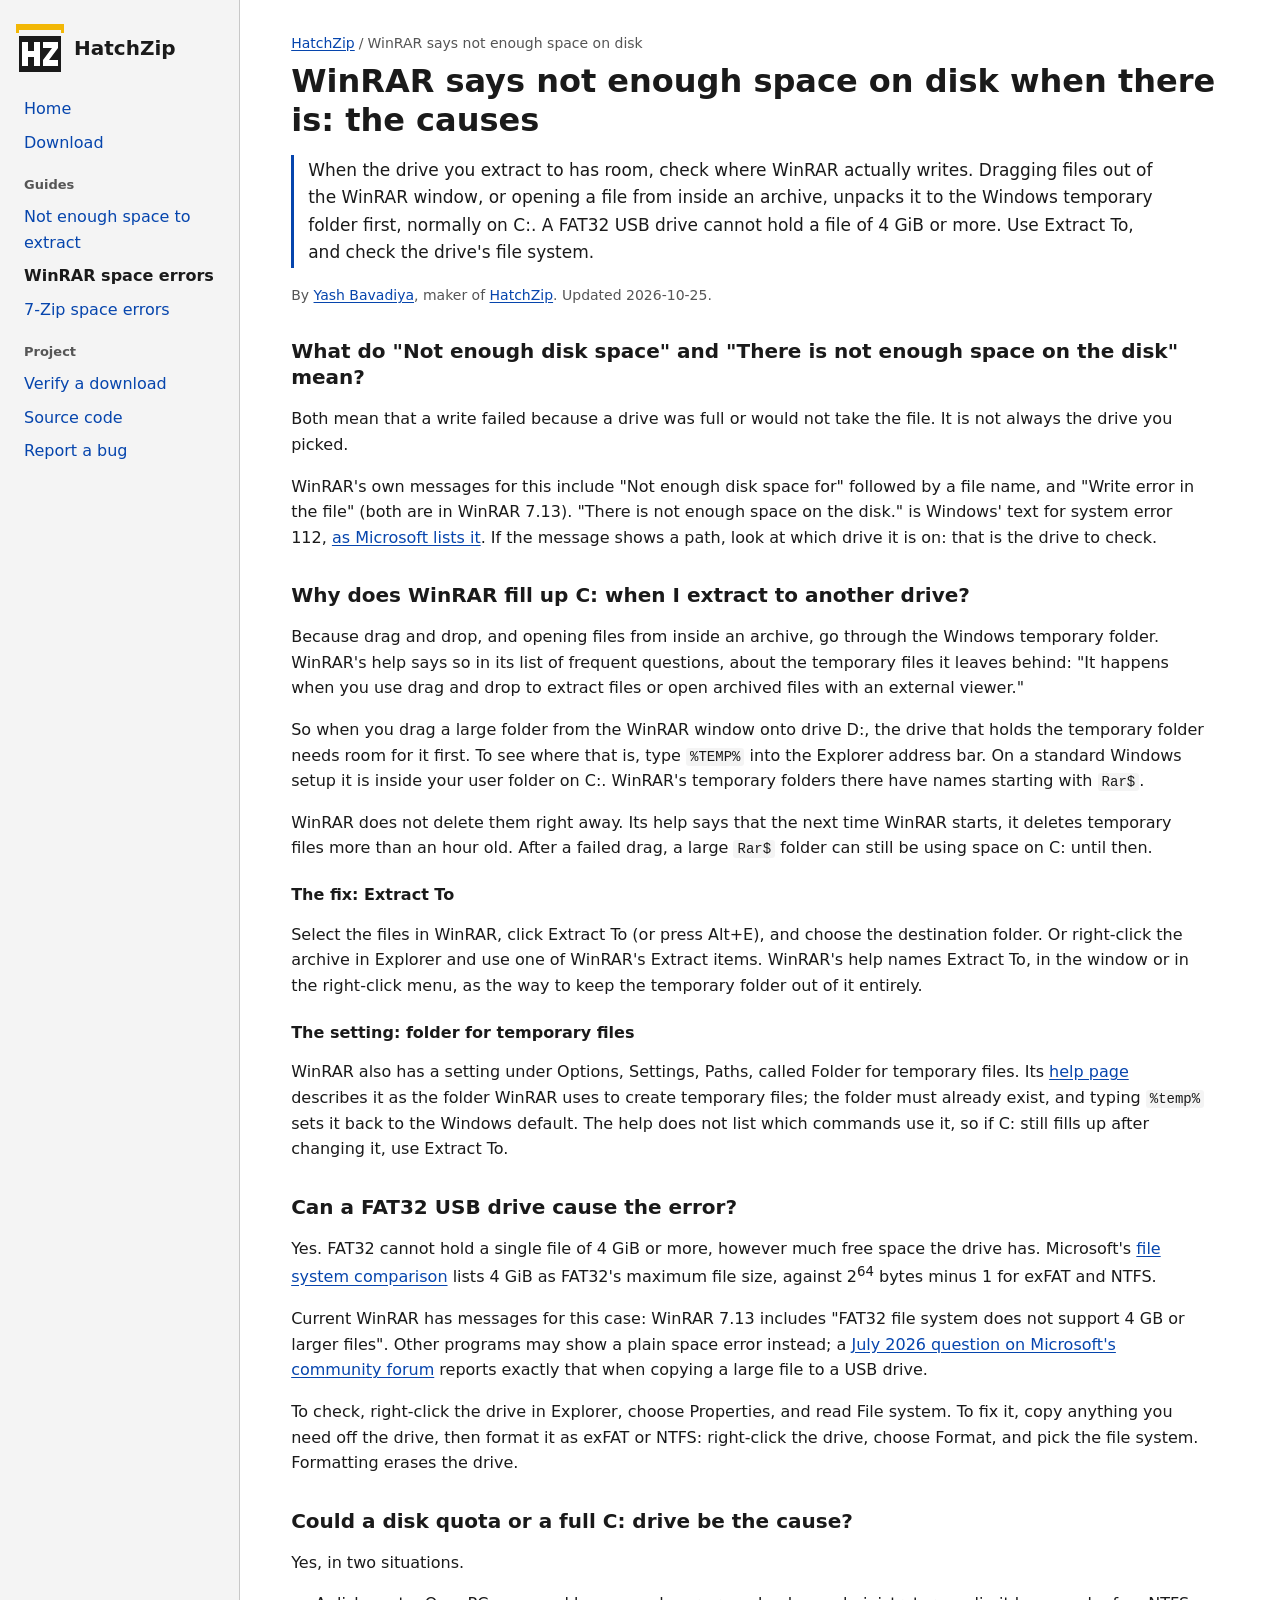
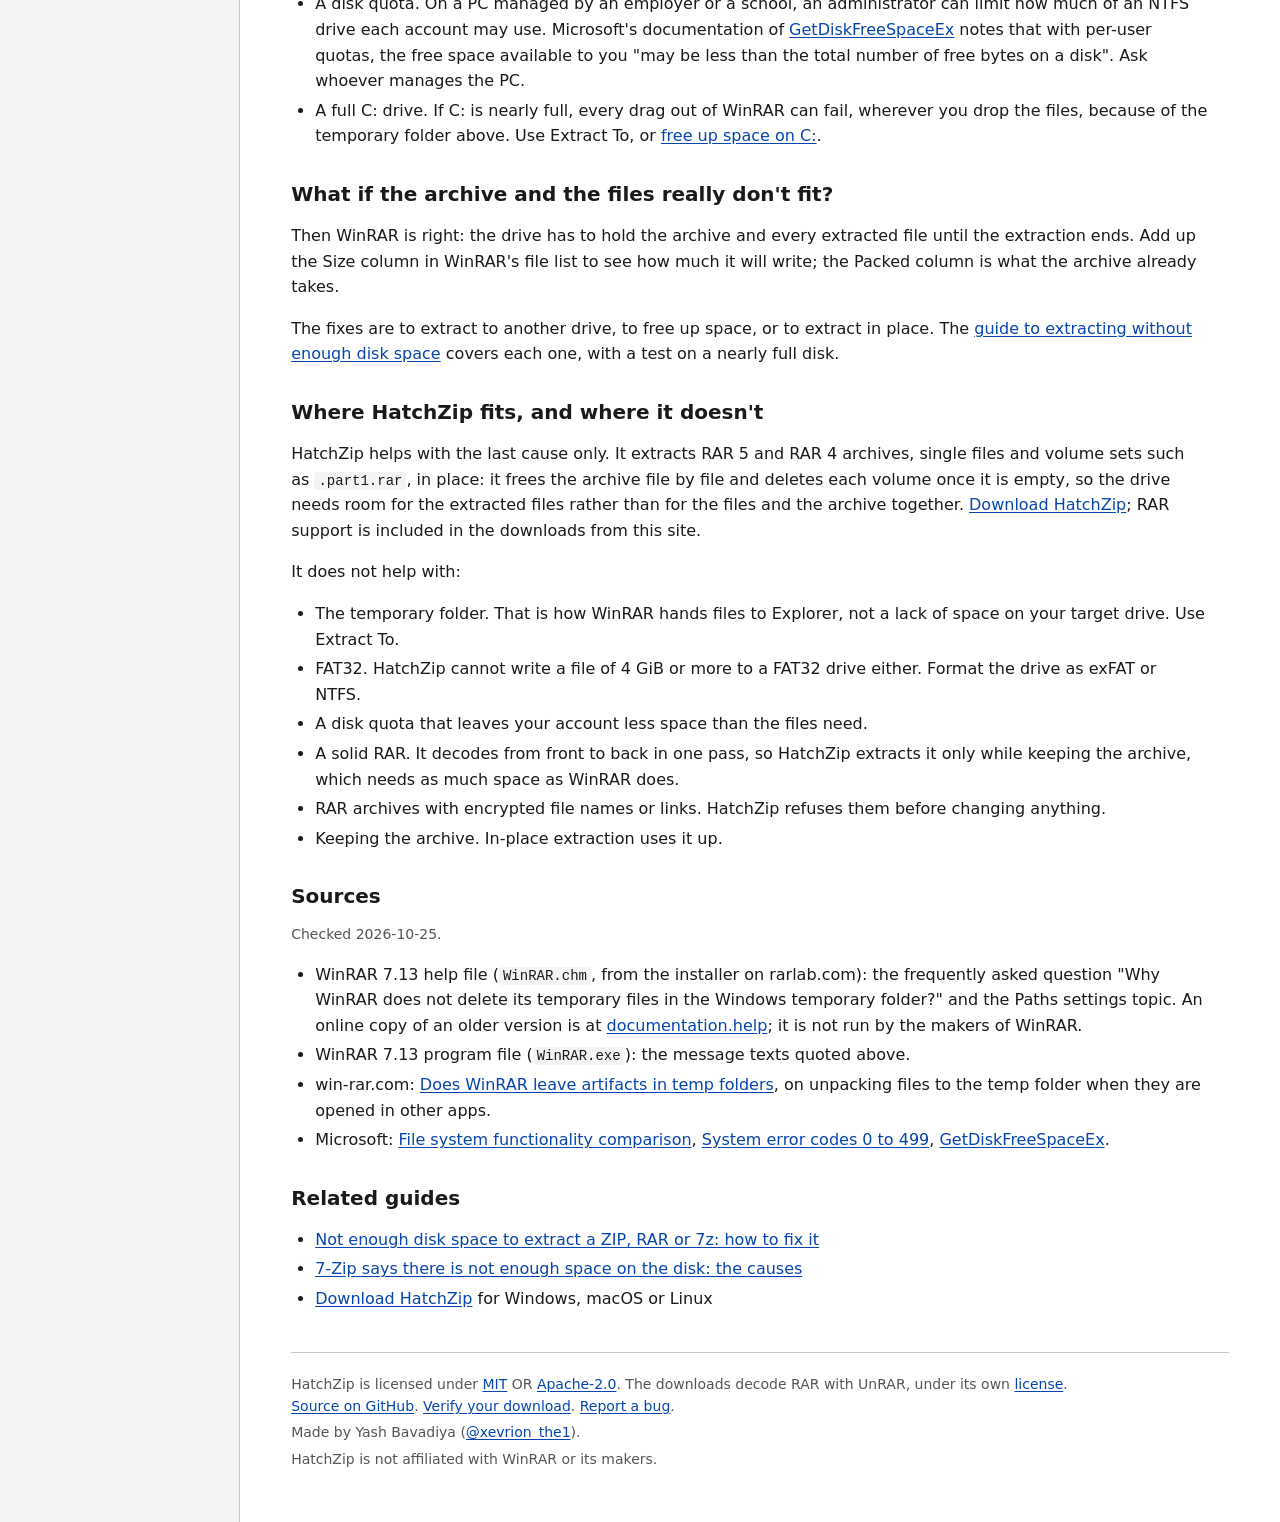
<file: site/winrar-not-enough-space.html>
<!doctype html>
<html lang="en">
<head>
<meta charset="utf-8">
<meta name="viewport" content="width=device-width, initial-scale=1">
<meta http-equiv="Content-Security-Policy" content="default-src 'none'; style-src 'self'; img-src 'self'; base-uri 'none'; form-action 'none'">
<meta name="referrer" content="no-referrer">
<meta name="color-scheme" content="light dark">
<title>WinRAR says not enough space on disk when there is</title>
<meta name="description" content="Why WinRAR reports not enough disk space when the drive has room: its temporary folder on C:, the FAT32 4 GB file limit, disk quotas, or an archive and files that really don't fit. With the fix for each.">
<link rel="canonical" href="https://hatchzip.dev/winrar-not-enough-space.html">
<meta property="og:url" content="https://hatchzip.dev/winrar-not-enough-space.html">
<meta property="og:type" content="article">
<meta property="og:title" content="WinRAR says not enough space on disk when there is: the causes">
<meta property="og:description" content="WinRAR's temporary folder, FAT32's 4 GB file limit, disk quotas, or an archive that really doesn't fit: how to tell which, and the fix for each.">
<meta property="og:image" content="https://hatchzip.dev/img/og.png">
<meta property="og:image:width" content="1200">
<meta property="og:image:height" content="630">
<meta property="og:image:alt" content="HatchZip: extract huge archives without double the disk space.">
<meta property="article:published_time" content="2026-10-25">
<meta property="article:modified_time" content="2026-10-25">
<meta name="twitter:card" content="summary_large_image">
<script type="application/ld+json">
{"@context":"https://schema.org","@graph":[{"@type":"Article","headline":"WinRAR says not enough space on disk when there is: the causes","description":"WinRAR's temporary folder, FAT32's 4 GB file limit, disk quotas, or an archive that really doesn't fit: how to tell which, and the fix for each.","image":"https://hatchzip.dev/img/og.png","datePublished":"2026-10-25","dateModified":"2026-10-25","inLanguage":"en","mainEntityOfPage":"https://hatchzip.dev/winrar-not-enough-space.html","author":{"@type":"Person","name":"Yash Bavadiya","url":"https://x.com/xevrion_the1","sameAs":["https://github.com/xevrion"]},"publisher":{"@type":"Person","name":"Yash Bavadiya","url":"https://x.com/xevrion_the1"}},{"@type":"BreadcrumbList","itemListElement":[{"@type":"ListItem","position":1,"name":"HatchZip","item":"https://hatchzip.dev/"},{"@type":"ListItem","position":2,"name":"WinRAR says not enough space on disk","item":"https://hatchzip.dev/winrar-not-enough-space.html"}]}]}
</script>
<link rel="icon" href="favicon.svg" type="image/svg+xml">
<link rel="stylesheet" href="style.css?v=6">
</head>
<body>
<div class="page">
<aside class="side">
<a class="brand" href="./"><img src="favicon.svg" alt="" width="48" height="48"><span>HatchZip</span></a>
<nav aria-label="Site">
<ul>
<li><a href="./">Home</a></li>
<li><a href="./#download">Download</a></li>
</ul>
<p class="label">Guides</p>
<ul>
<li><a href="not-enough-space-to-extract.html">Not enough space to extract</a></li>
<li><a href="winrar-not-enough-space.html" aria-current="page">WinRAR space errors</a></li>
<li><a href="7zip-not-enough-space.html">7-Zip space errors</a></li>
</ul>
<p class="label">Project</p>
<ul>
<li><a href="verify.html">Verify a download</a></li>
<li><a href="https://github.com/xevrion/hatchzip">Source code</a></li>
<li><a href="https://github.com/xevrion/hatchzip/issues">Report a bug</a></li>
</ul>
</nav>
</aside>

<div class="content">
<header>
<nav class="crumbs" aria-label="Breadcrumb">
<ol>
<li><a href="./">HatchZip</a></li>
<li aria-current="page">WinRAR says not enough space on disk</li>
</ol>
</nav>
<h1>WinRAR says not enough space on disk when there is: the causes</h1>
</header>
<main>
<p class="answer">When the drive you extract to has room, check where WinRAR actually writes. Dragging files out of the WinRAR window, or opening a file from inside an archive, unpacks it to the Windows temporary folder first, normally on C:. A FAT32 USB drive cannot hold a file of 4 GiB or more. Use Extract To, and check the drive's file system.</p>
<p class="note">By <a href="https://x.com/xevrion_the1">Yash Bavadiya</a>, maker of <a href="https://github.com/xevrion/hatchzip">HatchZip</a>. Updated <time class="nw" datetime="2026-10-25">2026-10-25</time>.</p>

<section aria-labelledby="messages">
<h2 id="messages">What do "Not enough disk space" and "There is not enough space on the disk" mean?</h2>
<p>Both mean that a write failed because a drive was full or would not take the file. It is not always the drive you picked.</p>
<p>WinRAR's own messages for this include "Not enough disk space for" followed by a file name, and "Write error in the file" (both are in WinRAR 7.13). "There is not enough space on the disk." is Windows' text for system error 112, <a href="https://learn.microsoft.com/en-us/windows/win32/debug/system-error-codes--0-499-">as Microsoft lists it</a>. If the message shows a path, look at which drive it is on: that is the drive to check.</p>
</section>

<section aria-labelledby="temp">
<h2 id="temp">Why does WinRAR fill up C: when I extract to another drive?</h2>
<p>Because drag and drop, and opening files from inside an archive, go through the Windows temporary folder. WinRAR's help says so in its list of frequent questions, about the temporary files it leaves behind: "It happens when you use drag and drop to extract files or open archived files with an external viewer."</p>
<p>So when you drag a large folder from the WinRAR window onto drive D:, the drive that holds the temporary folder needs room for it first. To see where that is, type <code>%TEMP%</code> into the Explorer address bar. On a standard Windows setup it is inside your user folder on C:. WinRAR's temporary folders there have names starting with <code>Rar$</code>.</p>
<p>WinRAR does not delete them right away. Its help says that the next time WinRAR starts, it deletes temporary files more than an hour old. After a failed drag, a large <code>Rar$</code> folder can still be using space on C: until then.</p>
<h3>The fix: Extract To</h3>
<p>Select the files in WinRAR, click Extract To (or press Alt+E), and choose the destination folder. Or right-click the archive in Explorer and use one of WinRAR's Extract items. WinRAR's help names Extract To, in the window or in the right-click menu, as the way to keep the temporary folder out of it entirely.</p>
<h3>The setting: folder for temporary files</h3>
<p>WinRAR also has a setting under Options, Settings, Paths, called Folder for temporary files. Its <a href="https://documentation.help/WinRAR/HELPPathsSettings.htm">help page</a> describes it as the folder WinRAR uses to create temporary files; the folder must already exist, and typing <code>%temp%</code> sets it back to the Windows default. The help does not list which commands use it, so if C: still fills up after changing it, use Extract To.</p>
</section>

<section aria-labelledby="fat32">
<h2 id="fat32">Can a FAT32 USB drive cause the error?</h2>
<p>Yes. FAT32 cannot hold a single file of 4 GiB or more, however much free space the drive has. Microsoft's <a href="https://learn.microsoft.com/en-us/windows/win32/fileio/filesystem-functionality-comparison">file system comparison</a> lists 4 GiB as FAT32's maximum file size, against 2<sup>64</sup> bytes minus 1 for exFAT and NTFS.</p>
<p>Current WinRAR has messages for this case: WinRAR 7.13 includes "FAT32 file system does not support 4 GB or larger files". Other programs may show a plain space error instead; a <a href="https://techcommunity.microsoft.com/t5/windows-11/copying-files-over-4gb-to-a-usb-drive-fails-with-not-enough/m-p/4533469">July 2026 question on Microsoft's community forum</a> reports exactly that when copying a large file to a USB drive.</p>
<p>To check, right-click the drive in Explorer, choose Properties, and read File system. To fix it, copy anything you need off the drive, then format it as exFAT or NTFS: right-click the drive, choose Format, and pick the file system. Formatting erases the drive.</p>
</section>

<section aria-labelledby="quota">
<h2 id="quota">Could a disk quota or a full C: drive be the cause?</h2>
<p>Yes, in two situations.</p>
<ul>
<li>A disk quota. On a PC managed by an employer or a school, an administrator can limit how much of an NTFS drive each account may use. Microsoft's documentation of <a href="https://learn.microsoft.com/en-us/windows/win32/api/fileapi/nf-fileapi-getdiskfreespaceexw">GetDiskFreeSpaceEx</a> notes that with per-user quotas, the free space available to you "may be less than the total number of free bytes on a disk". Ask whoever manages the PC.</li>
<li>A full C: drive. If C: is nearly full, every drag out of WinRAR can fail, wherever you drop the files, because of the temporary folder above. Use Extract To, or <a href="not-enough-space-to-extract.html#free-space">free up space on C:</a>.</li>
</ul>
</section>

<section aria-labelledby="real">
<h2 id="real">What if the archive and the files really don't fit?</h2>
<p>Then WinRAR is right: the drive has to hold the archive and every extracted file until the extraction ends. Add up the Size column in WinRAR's file list to see how much it will write; the Packed column is what the archive already takes.</p>
<p>The fixes are to extract to another drive, to free up space, or to extract in place. The <a href="not-enough-space-to-extract.html">guide to extracting without enough disk space</a> covers each one, with a test on a nearly full disk.</p>
</section>

<section aria-labelledby="fit">
<h2 id="fit">Where HatchZip fits, and where it doesn't</h2>
<p>HatchZip helps with the last cause only. It extracts RAR 5 and RAR 4 archives, single files and volume sets such as <code>.part1.rar</code>, in place: it frees the archive file by file and deletes each volume once it is empty, so the drive needs room for the extracted files rather than for the files and the archive together. <a href="./#download">Download HatchZip</a>; RAR support is included in the downloads from this site.</p>
<p>It does not help with:</p>
<ul>
<li>The temporary folder. That is how WinRAR hands files to Explorer, not a lack of space on your target drive. Use Extract To.</li>
<li>FAT32. HatchZip cannot write a file of 4 GiB or more to a FAT32 drive either. Format the drive as exFAT or NTFS.</li>
<li>A disk quota that leaves your account less space than the files need.</li>
<li>A solid RAR. It decodes from front to back in one pass, so HatchZip extracts it only while keeping the archive, which needs as much space as WinRAR does.</li>
<li>RAR archives with encrypted file names or links. HatchZip refuses them before changing anything.</li>
<li>Keeping the archive. In-place extraction uses it up.</li>
</ul>
</section>

<section aria-labelledby="sources">
<h2 id="sources">Sources</h2>
<p class="note">Checked 2026-10-25.</p>
<ul>
<li>WinRAR 7.13 help file (<code>WinRAR.chm</code>, from the installer on rarlab.com): the frequently asked question "Why WinRAR does not delete its temporary files in the Windows temporary folder?" and the Paths settings topic. An online copy of an older version is at <a href="https://documentation.help/WinRAR/HELPFAQ.htm">documentation.help</a>; it is not run by the makers of WinRAR.</li>
<li>WinRAR 7.13 program file (<code>WinRAR.exe</code>): the message texts quoted above.</li>
<li>win-rar.com: <a href="https://www.win-rar.com/leave-artifacts-temp-folder.html">Does WinRAR leave artifacts in temp folders</a>, on unpacking files to the temp folder when they are opened in other apps.</li>
<li>Microsoft: <a href="https://learn.microsoft.com/en-us/windows/win32/fileio/filesystem-functionality-comparison">File system functionality comparison</a>, <a href="https://learn.microsoft.com/en-us/windows/win32/debug/system-error-codes--0-499-">System error codes 0 to 499</a>, <a href="https://learn.microsoft.com/en-us/windows/win32/api/fileapi/nf-fileapi-getdiskfreespaceexw">GetDiskFreeSpaceEx</a>.</li>
</ul>
</section>

<section aria-labelledby="related">
<h2 id="related">Related guides</h2>
<ul>
<li><a href="not-enough-space-to-extract.html">Not enough disk space to extract a ZIP, RAR or 7z: how to fix it</a></li>
<li><a href="7zip-not-enough-space.html">7-Zip says there is not enough space on the disk: the causes</a></li>
<li><a href="./#download">Download HatchZip</a> for Windows, macOS or Linux</li>
</ul>
</section>
</main>

<footer>
<p>HatchZip is licensed under <a href="https://github.com/xevrion/hatchzip/blob/main/LICENSE-MIT">MIT</a> OR <a href="https://github.com/xevrion/hatchzip/blob/main/LICENSE-APACHE">Apache-2.0</a>. The downloads decode RAR with UnRAR, under its own <a href="https://github.com/xevrion/hatchzip/blob/main/LICENSE-UNRAR">license</a>. <a href="https://github.com/xevrion/hatchzip">Source on GitHub</a>. <a href="verify.html">Verify your download</a>. <a href="https://github.com/xevrion/hatchzip/issues">Report a bug</a>.</p>
<p>Made by Yash Bavadiya (<a href="https://x.com/xevrion_the1">@xevrion_the1</a>).</p>
<p>HatchZip is not affiliated with WinRAR or its makers.</p>
</footer>
</div>
</div>
</body>
</html>
</file>
<file: site/style.css>
:root {
  color-scheme: light dark;
  --bg: #ffffff;
  --side: #f4f4f4;
  --fg: #1a1a1a;
  --muted: #555555;
  --link: #0645ad;
  --line: #c8c8c8;
  --head: #f2f2f2;
  --code: #f4f4f4;
}

@media (prefers-color-scheme: dark) {
  :root {
    --bg: #121212;
    --side: #1a1a1a;
    --fg: #e6e6e6;
    --muted: #a8a8a8;
    --link: #8ab4f8;
    --line: #444444;
    --head: #1e1e1e;
    --code: #1e1e1e;
  }
}

* { box-sizing: border-box; }

html {
  -webkit-text-size-adjust: 100%;
  text-size-adjust: 100%;
  scroll-padding-top: 16px;
}

body {
  margin: 0;
  background: var(--bg);
  color: var(--fg);
  font-family: system-ui, -apple-system, "Segoe UI", Roboto, "Helvetica Neue", Arial, sans-serif;
  font-size: 1rem;
  line-height: 1.6;
}

/* A fixed menu on the left and the text beside it, the way 7-Zip's own site
   is laid out, across the full width of the window. Running text stays at a
   comfortable line length; tables use the whole width. */
.page {
  display: grid;
  grid-template-columns: 240px minmax(0, 1fr);
  min-height: 100vh;
}

.side {
  background: var(--side);
  border-right: 1px solid var(--line);
  padding: 24px 16px;
}

.side nav {
  position: sticky;
  top: 24px;
}

.brand {
  display: flex;
  align-items: center;
  gap: 10px;
  color: var(--fg);
  font-weight: 700;
  font-size: 1.25rem;
  text-decoration: none;
  margin: 0 0 20px;
}

.brand img { display: block; }

.side ul {
  list-style: none;
  margin: 0;
  padding: 0;
}

.side li { margin: 0; }

.side nav a {
  display: block;
  padding: 4px 8px;
  border-radius: 3px;
  text-decoration: none;
}

.side nav a:hover { background: var(--head); text-decoration: underline; }
.side nav a[aria-current="page"] { color: var(--fg); font-weight: 600; }

/* A small heading between groups of menu links. */
.side .label {
  margin: 16px 8px 4px;
  color: var(--muted);
  font-size: 0.8125rem;
  font-weight: 600;
}

.content {
  padding: 32px clamp(16px, 4vw, 64px) 48px;
}

.content p, .content ul, .content ol, .content pre { max-width: 90ch; }

h1 { font-size: 2rem; line-height: 1.2; margin: 0 0 4px; }
h2 { font-size: 1.25rem; line-height: 1.3; margin: 32px 0 8px; }
h3 { font-size: 1rem; line-height: 1.3; margin: 24px 0 8px; }

/* Title on the left, the GitHub link on the right; stacked on phones. */
.top {
  display: flex;
  flex-wrap: wrap;
  align-items: flex-start;
  justify-content: space-between;
  gap: 12px 24px;
}

a.gh {
  display: inline-flex;
  align-items: center;
  gap: 8px;
  padding: 8px 14px;
  border: 1px solid var(--line);
  border-radius: 4px;
  background: var(--side);
  color: var(--fg);
  font-weight: 600;
  text-decoration: none;
  white-space: nowrap;
}
a.gh:hover { background: var(--head); text-decoration: underline; }

.links { display: flex; flex-wrap: wrap; gap: 8px; }

img.shot {
  display: block;
  max-width: 100%;
  height: auto;
  margin: 16px 0 24px;
  border: 1px solid var(--line);
  border-radius: 4px;
}

/* The download most visitors need, one per system. */
.gets { display: flex; flex-wrap: wrap; gap: 8px; }
a.get {
  display: inline-block;
  min-width: 120px;
  text-align: center;
  padding: 10px 20px;
  border-radius: 4px;
  background: var(--link);
  color: var(--bg);
  font-weight: bold;
  text-decoration: none;
}
a.get:hover { text-decoration: underline; }

.lead { font-size: 1.125rem; margin: 0 0 16px; }

/* Guides: the path above the title, the short answer under it, and the
   author line. */
.crumbs { margin: 0 0 8px; font-size: 0.875rem; color: var(--muted); }
.crumbs ol { display: flex; flex-wrap: wrap; gap: 4px; list-style: none; margin: 0; padding: 0; }
.crumbs li { margin: 0; }
.crumbs li + li::before { content: "/"; margin-right: 4px; }

.content p.answer {
  max-width: 80ch;
  margin: 16px 0;
  padding: 2px 0 2px 14px;
  border-left: 3px solid var(--link);
  font-size: 1.0625rem;
}
.note, small, footer { color: var(--muted); }
.note { font-size: 0.875rem; }

a { color: var(--link); text-underline-offset: 2px; }

a:focus-visible {
  outline: 2px solid var(--link);
  outline-offset: 2px;
  border-radius: 2px;
}

code, pre {
  font-family: ui-monospace, SFMono-Regular, Menlo, Consolas, "Liberation Mono", monospace;
  font-size: 0.875em;
}

code {
  background: var(--code);
  padding: 1px 4px;
  border-radius: 3px;
  white-space: nowrap;
}

pre {
  background: var(--code);
  border: 1px solid var(--line);
  border-radius: 3px;
  padding: 8px 12px;
  margin: 0 0 16px;
  white-space: pre-wrap;
  overflow-wrap: anywhere;
}

pre code { padding: 0; background: none; font-size: 1em; white-space: inherit; }

ul, ol { padding-left: 24px; }
li { margin: 4px 0; }

table {
  border-collapse: collapse;
  width: 100%;
  margin: 0 0 20px;
  font-size: 0.9375rem;
}

caption {
  text-align: left;
  font-weight: 600;
  padding: 0 0 4px;
}

th, td {
  border: 1px solid var(--line);
  padding: 6px 8px;
  text-align: left;
  vertical-align: top;
}

thead th { background: var(--head); }
tbody th { font-weight: normal; }
td a, .nw { white-space: nowrap; }
th code, td code { background: none; padding: 0; }

/* SHA-256 values are 64 characters with no break opportunity; let them wrap
   rather than push the table off a narrow screen. */
.hashes code { white-space: normal; overflow-wrap: anywhere; }

footer {
  margin-top: 40px;
  padding-top: 16px;
  border-top: 1px solid var(--line);
  font-size: 0.875rem;
}

footer p { margin: 4px 0; }

/* Phones: the menu becomes a bar on top. */
@media (max-width: 760px) {
  .page { display: block; }

  .side {
    border-right: none;
    border-bottom: 1px solid var(--line);
    padding: 12px 16px;
  }

  .side nav { position: static; }

  .brand { margin: 0 0 8px; font-size: 1.125rem; }
  .brand img { width: 32px; height: 32px; }

  .side ul {
    display: flex;
    flex-wrap: wrap;
    gap: 2px 4px;
  }

  .side nav a { padding: 2px 6px; }

  .side .label { margin: 8px 6px 2px; }

  .content { padding: 16px 16px 32px; }

  h1 { font-size: 1.75rem; }
}

/* Small phones: each table row becomes a small card, so nothing has to
   scroll sideways. */
@media (max-width: 560px) {
  .gets a.get { flex: 1 1 0; min-width: 0; padding: 10px 8px; }

  table.stack thead { display: none; }

  table.stack,
  table.stack tbody,
  table.stack tr,
  table.stack th,
  table.stack td {
    display: block;
    width: 100%;
  }

  table.stack tr {
    border: 1px solid var(--line);
    border-radius: 3px;
    padding: 6px 10px;
    margin: 0 0 8px;
  }

  table.stack th,
  table.stack td {
    border: none;
    padding: 1px 0;
  }

  table.stack caption { display: block; width: 100%; }

  table.stack tbody th { font-weight: 600; }

  table.stack td[data-label]::before {
    content: attr(data-label) ": ";
    color: var(--muted);
  }

  td a { white-space: normal; overflow-wrap: anywhere; }
}
</file>
